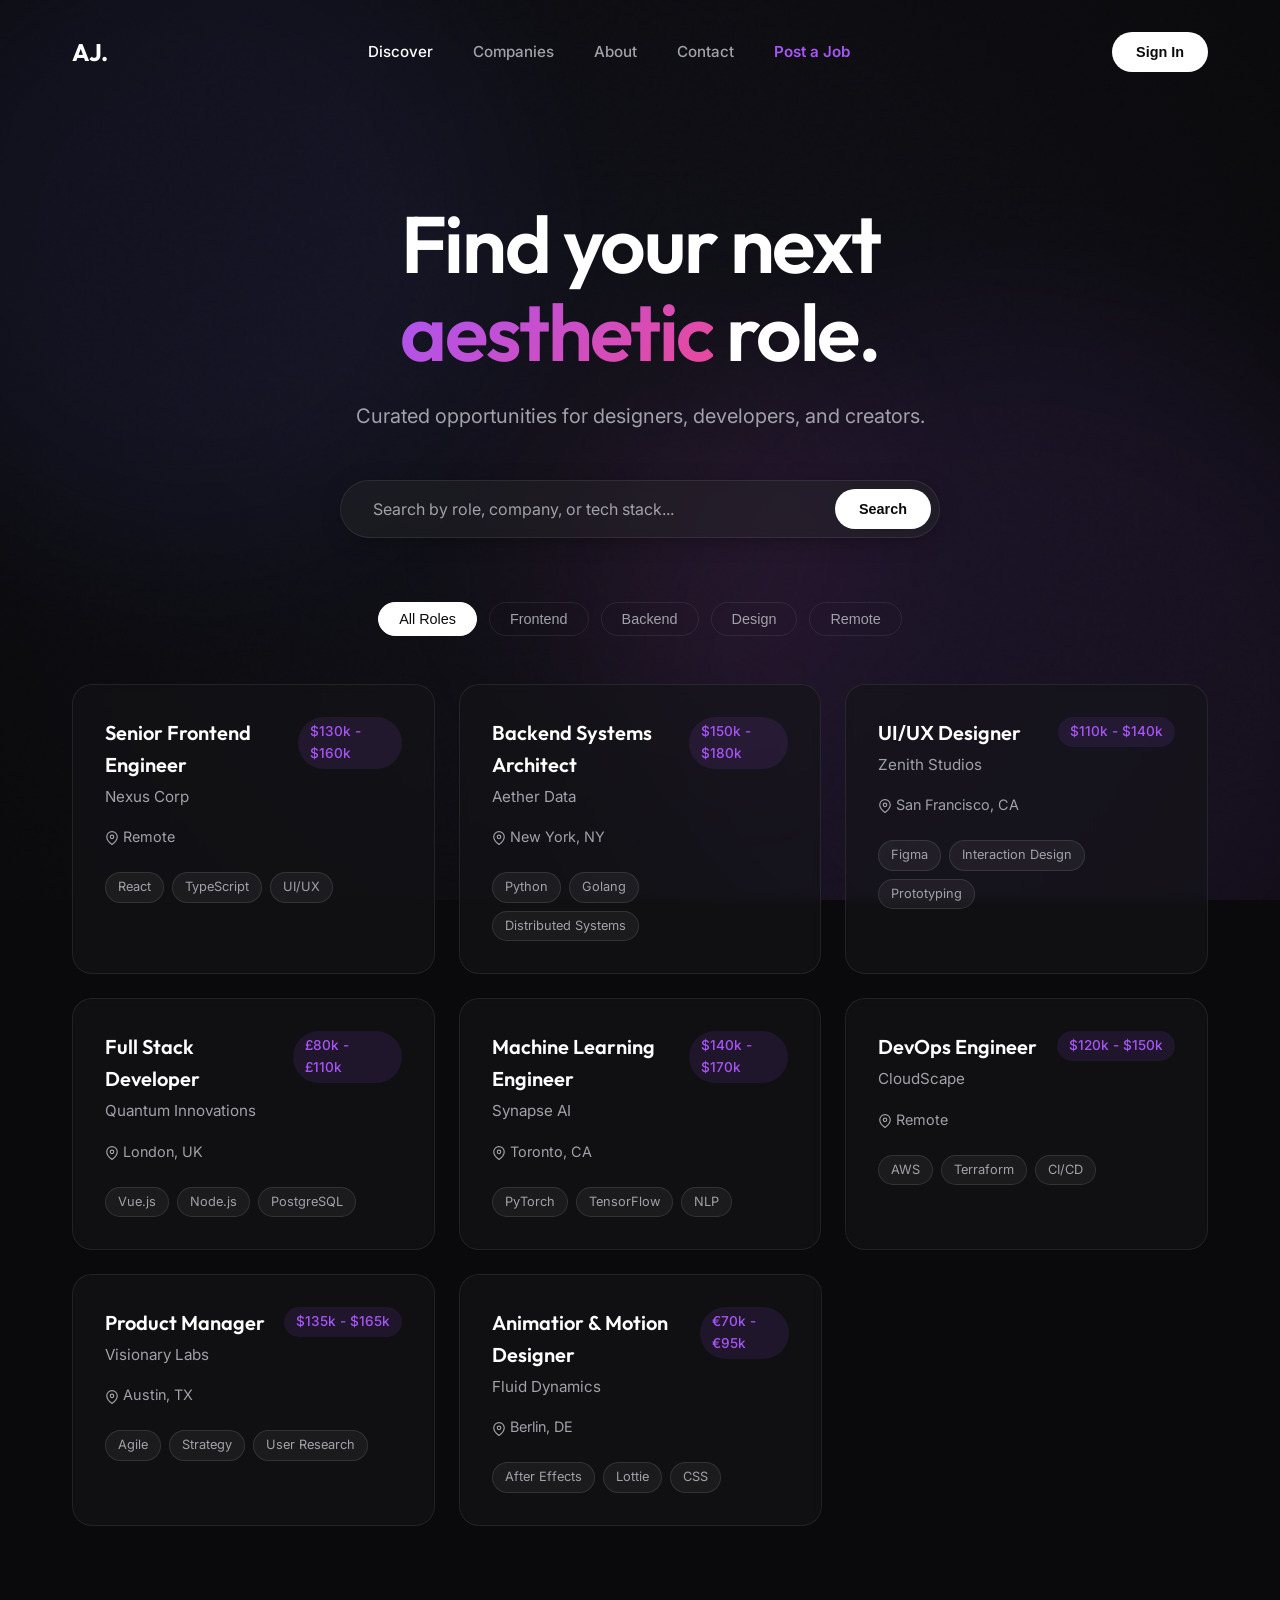
<file: index.html>
<!doctype html>
<html lang="en">
  <head>
    <meta charset="UTF-8" />
    <meta name="viewport" content="width=device-width, initial-scale=1.0" />
    <title>Aesthetic Jobs | Next Gen Opportunities</title>
    <!-- Google Fonts for Modern Typography -->
    <link rel="preconnect" href="https://fonts.googleapis.com" />
    <link rel="preconnect" href="https://fonts.gstatic.com" crossorigin />
    <link
      href="https://fonts.googleapis.com/css2?family=Inter:wght@300;400;500;600;700&family=Outfit:wght@400;500;600;700&display=swap"
      rel="stylesheet"
    />
    <link rel="stylesheet" href="./static/css/styles.css" />
    <link rel="stylesheet" href="./static/css/modal.css">
  </head>
  <body>
    <!-- Animated Background Elements -->
    <div class="background-mesh">
      <div class="blob blob-1"></div>
      <div class="blob blob-2"></div>
      <div class="blob blob-3"></div>
      <div class="noise-overlay"></div>
    </div>

    <div class="app-container">
        <nav class="navbar animate-in">
            <div class="logo"><a href="index.html" style="color: inherit; text-decoration: none;">AJ.</a></div>
            <div class="nav-links">
                <a href="index.html" class="active">Discover</a>
                <a href="companies.html">Companies</a>
                <a href="about.html">About</a>
                <a href="contact.html">Contact</a>
                <a href="post_job.html" class="highlight-link">Post a Job</a>
            </div>
            <button class="btn-primary login-btn">Sign In</button>
        </nav>

      <header class="hero-section">
        <h1 class="hero-title animate-in stagger-1">
          Find your next<br /><span class="highlight">aesthetic</span> role.
        </h1>
        <p class="hero-subtitle animate-in stagger-2">
          Curated opportunities for designers, developers, and creators.
        </p>

        <div class="search-container animate-in stagger-3">
          <input
            type="text"
            placeholder="Search by role, company, or tech stack..."
            class="search-input"
          />
          <button class="btn-primary search-btn">Search</button>
        </div>
      </header>

      <main class="main-content">
        <div class="filters animate-in stagger-4">
          <button class="filter-chip active">All Roles</button>
          <button class="filter-chip">Frontend</button>
          <button class="filter-chip">Backend</button>
          <button class="filter-chip">Design</button>
          <button class="filter-chip">Remote</button>
        </div>

        <div class="jobs-grid" id="jobs-container">
          <!-- Job cards will be injected here by JavaScript -->
          <div class="loading-state">
            <div class="spinner"></div>
            <p>Loading opportunities...</p>
          </div>
        </div>

            <!-- Job Details & Apply Modal -->
            <div class="modal-overlay" id="job-modal">
                <div class="modal-content">
                    <button class="modal-close" id="modal-close">
                        <svg width="24" height="24" viewBox="0 0 24 24" fill="none" stroke="currentColor" stroke-width="2"><line x1="18" y1="6" x2="6" y2="18"></line><line x1="6" y1="6" x2="18" y2="18"></line></svg>
                    </button>
                    
                    <!-- View 1: Job Details -->
                    <div id="modal-view-details" class="modal-view active">
                        <div class="modal-header">
                            <h2 id="modal-job-title" class="job-title" style="font-size: 2rem;"></h2>
                            <p id="modal-job-company" class="job-company" style="font-size: 1.1rem; margin-top: 0.5rem;"></p>
                        </div>
                        <div class="modal-body">
                            <div class="job-meta" style="margin-top: 1rem;">
                                <span id="modal-job-location"></span>
                                <span id="modal-job-salary" class="job-salary"></span>
                            </div>
                            <div id="modal-job-tags" class="job-tags" style="margin-bottom: 2rem;"></div>
                            
                            <h3 style="margin-bottom: 1rem; font-family: var(--font-heading);">About the Role</h3>
                            <p id="modal-job-description" style="color: var(--text-secondary); margin-bottom: 2rem;"></p>
                            
                            <h3 style="margin-bottom: 1rem; font-family: var(--font-heading);">Requirements</h3>
                            <ul id="modal-job-requirements" class="requirements-list"></ul>
                        </div>
                        <div class="modal-footer">
                            <button class="btn-primary w-full" id="btn-start-apply">Apply for this Role</button>
                        </div>
                    </div>

                    <!-- View 2: Apply Form -->
                    <div id="modal-view-apply" class="modal-view">
                        <div class="modal-header">
                            <button class="btn-back" id="btn-back-details">
                                <svg width="20" height="20" viewBox="0 0 24 24" fill="none" stroke="currentColor" stroke-width="2"><line x1="19" y1="12" x2="5" y2="12"></line><polyline points="12 19 5 12 12 5"></polyline></svg> Back to Details
                            </button>
                            <h2 class="job-title" style="margin-top: 1rem;">Submit Application</h2>
                            <p style="color: var(--text-secondary); font-size: 0.9rem;">Applying for: <span id="apply-job-title-display" style="color: var(--text-primary);"></span></p>
                        </div>
                        <div class="modal-body">
                            <form id="apply-form" class="aesthetic-form">
                                <input type="hidden" id="apply-job-id">
                                
                                <div class="form-group">
                                    <label>Full Name <span class="required">*</span></label>
                                    <input type="text" id="apply-name" required placeholder="Jane Doe">
                                </div>
                                
                                <div class="form-group">
                                    <label>Email Address <span class="required">*</span></label>
                                    <input type="email" id="apply-email" required placeholder="jane@example.com">
                                </div>
                                
                                <div class="form-group">
                                    <label>Portfolio / LinkedIn URL</label>
                                    <input type="url" id="apply-portfolio" placeholder="https://...">
                                </div>
                                
                                <div class="form-group">
                                    <label>Cover Letter (Optional)</label>
                                    <textarea id="apply-cover" rows="4" placeholder="Why are you a great fit for this role?"></textarea>
                                </div>
                                
                                <button type="submit" class="btn-primary w-full" id="btn-submit-apply">
                                    <span>Submit Application</span>
                                    <div class="spinner-small" style="display: none;"></div>
                                </button>
                            </form>
                            <div id="apply-success-msg" class="success-message" style="display: none;">
                                <svg width="48" height="48" viewBox="0 0 24 24" fill="none" stroke="#a855f7" stroke-width="2"><path d="M22 11.08V12a10 10 0 1 1-5.93-9.14"></path><polyline points="22 4 12 14.01 9 11.01"></polyline></svg>
                                <h3>Application Sent!</h3>
                                <p>We'll be in touch soon.</p>
                                <button class="btn-secondary w-full" style="margin-top: 2rem;" id="btn-close-success">Close</button>
                            </div>
                        </div>
                    </div>
                </div>
            </div>

            <!-- Login Modal -->
            <div class="modal-overlay" id="login-modal">
                <div class="modal-content" style="max-width: 450px;">
                    <button class="modal-close" id="login-modal-close">
                        <svg width="24" height="24" viewBox="0 0 24 24" fill="none" stroke="currentColor" stroke-width="2"><line x1="18" y1="6" x2="6" y2="18"></line><line x1="6" y1="6" x2="18" y2="18"></line></svg>
                    </button>
                    
                    <div id="login-view-form" class="modal-view active">
                        <div class="modal-header" style="text-align: center;">
                            <h2 class="job-title" style="font-size: 2rem; margin-bottom: 0.5rem;">Welcome Back</h2>
                            <p style="color: var(--text-secondary);">Sign in to your Aesthetic account.</p>
                        </div>
                        <div class="modal-body">
                            <form id="login-form" class="aesthetic-form">
                                <div class="form-group">
                                    <label>Email <span class="required">*</span></label>
                                    <input type="email" id="login-email" required placeholder="hello@example.com">
                                </div>
                                
                                <div class="form-group">
                                    <label>Password <span class="required">*</span></label>
                                    <input type="password" id="login-password" required placeholder="••••••••">
                                </div>
                                
                                <button type="submit" class="btn-primary w-full" id="btn-submit-login" style="margin-top: 1rem;">
                                    <span>Sign In</span>
                                    <div class="spinner-small" style="display: none;"></div>
                                </button>
                            </form>
                        </div>
                    </div>

                    <div id="login-view-success" class="modal-view">
                         <div class="modal-body" style="text-align: center; padding: 2rem 0;">
                            <div class="success-message" style="display: block; background: transparent; border: none;">
                                <svg width="48" height="48" viewBox="0 0 24 24" fill="none" stroke="#a855f7" stroke-width="2" style="margin: 0 auto 1rem;"><path d="M22 11.08V12a10 10 0 1 1-5.93-9.14"></path><polyline points="22 4 12 14.01 9 11.01"></polyline></svg>
                                <h3>Authenticated</h3>
                                <p style="color: var(--text-secondary)">Welcome back, <span id="auth-user-name" style="color: var(--text-primary); font-weight: 500;"></span></p>
                            </div>
                        </div>
                    </div>
                </div>
            </div>

      </main>
    </div>

    <script src="./static/js/app.js"></script>
  </body>
</html>
</file>
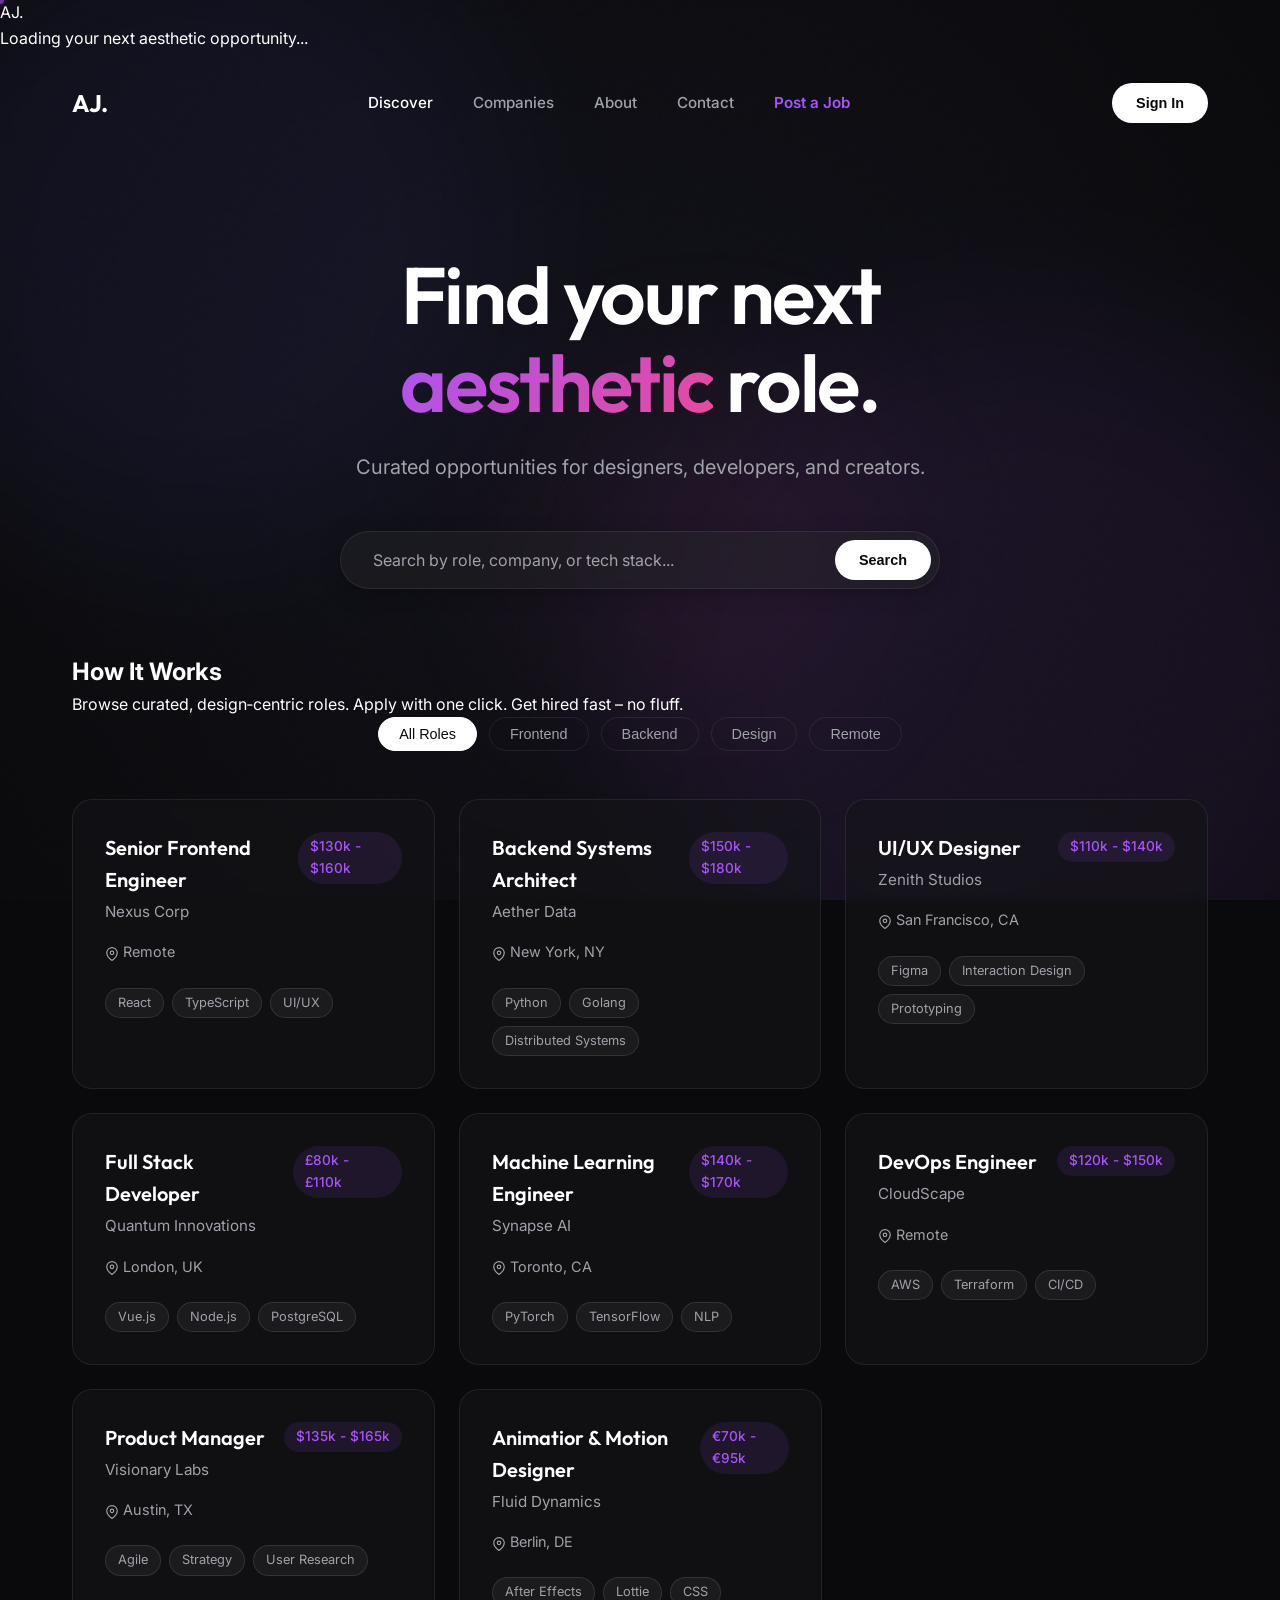
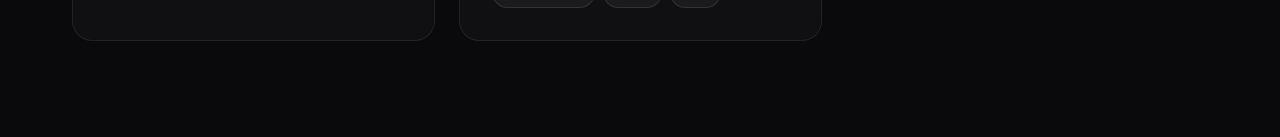
<file: templates/index.html>
<!doctype html>
<html lang="en">
  <head>
    <meta charset="UTF-8" />
    <meta name="viewport" content="width=device-width, initial-scale=1.0" />
    <title>Aesthetic Jobs | Next Gen Opportunities</title>
    <!-- Google Fonts for Modern Typography -->
    <link rel="preconnect" href="https://fonts.googleapis.com" />
    <link rel="preconnect" href="https://fonts.gstatic.com" crossorigin />
    <link
      href="https://fonts.googleapis.com/css2?family=Inter:wght@300;400;500;600;700&family=Outfit:wght@400;500;600;700&display=swap"
      rel="stylesheet"
    />
    <link rel="stylesheet" href="/static/css/styles.css" />
    <link rel="stylesheet" href="/static/css/modal.css">
  </head>
  <body>
    <!-- Full‑screen Loader Overlay -->
    <div id="loader-overlay" class="loader-overlay">
        <div class="loader-content">
            <div class="loader-logo">AJ.</div>
            <div class="loader-dots">
                <div class="dot"></div>
                <div class="dot"></div>
                <div class="dot"></div>
            </div>
            <p class="loader-text">Loading your next aesthetic opportunity...</p>
        </div>
    </div>

    <!-- Animated Background Elements -->
    <div class="background-mesh">
      <div class="blob blob-1"></div>
      <div class="blob blob-2"></div>
      <div class="blob blob-3"></div>
      <div class="noise-overlay"></div>
    </div>

        <!-- Custom cursor and trail -->
        <div class="cursor-trail" id="cursor-trail"></div>
        <div class="custom-cursor" id="custom-cursor" aria-hidden="true"></div>

    <div class="app-container">
        <nav class="navbar animate-in">
            <div class="logo"><a href="/" style="color: inherit; text-decoration: none;">AJ.</a></div>
            <div class="nav-links">
                <a href="/" class="active">Discover</a>
                <a href="/companies">Companies</a>
                <a href="/about">About</a>
                <a href="/contact">Contact</a>
                <a href="/post-job" class="highlight-link">Post a Job</a>
            </div>
            <button class="btn-primary login-btn">Sign In</button>
        </nav>

      <header class="hero-section">
        <h1 class="hero-title animate-in stagger-1">
          Find your next<br /><span class="highlight">aesthetic</span> role.
        </h1>
        <p class="hero-subtitle animate-in stagger-2">
          Curated opportunities for designers, developers, and creators.
        </p>

        <div class="search-container animate-in stagger-3">
          <input
            type="text"
            placeholder="Search by role, company, or tech stack..."
            class="search-input"
          />
          <button class="btn-primary search-btn">Search</button>
        </div>
      </header>

      <!-- Additional informational sections -->
      <section class="info-section animate-in stagger-5" id="how-it-works">
        <h2>How It Works</h2>
        <p>Browse curated, design‑centric roles. Apply with one click. Get hired fast – no fluff.</p>
      </section>


      <main class="main-content">
        <div class="filters animate-in stagger-4">
          <button class="filter-chip active">All Roles</button>
          <button class="filter-chip">Frontend</button>
          <button class="filter-chip">Backend</button>
          <button class="filter-chip">Design</button>
          <button class="filter-chip">Remote</button>
        </div>

        <div class="jobs-grid" id="jobs-container">
          <!-- Job cards will be injected here by JavaScript -->
          <div class="loading-state">
            <div class="spinner"></div>
            <p>Loading opportunities...</p>
          </div>
        </div>

            <!-- Job Details & Apply Modal -->
            <div class="modal-overlay" id="job-modal">
                <div class="modal-content">
                    <button class="modal-close" id="modal-close">
                        <svg width="24" height="24" viewBox="0 0 24 24" fill="none" stroke="currentColor" stroke-width="2"><line x1="18" y1="6" x2="6" y2="18"></line><line x1="6" y1="6" x2="18" y2="18"></line></svg>
                    </button>
                    
                    <!-- View 1: Job Details -->
                    <div id="modal-view-details" class="modal-view active">
                        <div class="modal-header">
                            <h2 id="modal-job-title" class="job-title" style="font-size: 2rem;"></h2>
                            <p id="modal-job-company" class="job-company" style="font-size: 1.1rem; margin-top: 0.5rem;"></p>
                        </div>
                        <div class="modal-body">
                            <div class="job-meta" style="margin-top: 1rem;">
                                <span id="modal-job-location"></span>
                                <span id="modal-job-salary" class="job-salary"></span>
                            </div>
                            <div id="modal-job-tags" class="job-tags" style="margin-bottom: 2rem;"></div>
                            
                            <h3 style="margin-bottom: 1rem; font-family: var(--font-heading);">About the Role</h3>
                            <p id="modal-job-description" style="color: var(--text-secondary); margin-bottom: 2rem;"></p>
                            
                            <h3 style="margin-bottom: 1rem; font-family: var(--font-heading);">Requirements</h3>
                            <ul id="modal-job-requirements" class="requirements-list"></ul>
                        </div>
                        <div class="modal-footer">
                            <button class="btn-primary w-full" id="btn-start-apply">Apply for this Role</button>
                        </div>
                    </div>

                    <!-- View 2: Apply Form -->
                    <div id="modal-view-apply" class="modal-view">
                        <div class="modal-header">
                            <button class="btn-back" id="btn-back-details">
                                <svg width="20" height="20" viewBox="0 0 24 24" fill="none" stroke="currentColor" stroke-width="2"><line x1="19" y1="12" x2="5" y2="12"></line><polyline points="12 19 5 12 12 5"></polyline></svg> Back to Details
                            </button>
                            <h2 class="job-title" style="margin-top: 1rem;">Submit Application</h2>
                            <p style="color: var(--text-secondary); font-size: 0.9rem;">Applying for: <span id="apply-job-title-display" style="color: var(--text-primary);"></span></p>
                        </div>
                        <div class="modal-body">
                            <form id="apply-form" class="aesthetic-form">
                                <input type="hidden" id="apply-job-id">
                                
                                <div class="form-group">
                                    <label>Full Name <span class="required">*</span></label>
                                    <input type="text" id="apply-name" required placeholder="Jane Doe">
                                </div>
                                
                                <div class="form-group">
                                    <label>Email Address <span class="required">*</span></label>
                                    <input type="email" id="apply-email" required placeholder="jane@example.com">
                                </div>
                                
                                <div class="form-group">
                                    <label>Portfolio / LinkedIn URL</label>
                                    <input type="url" id="apply-portfolio" placeholder="https://...">
                                </div>
                                
                                <div class="form-group">
                                    <label>Cover Letter (Optional)</label>
                                    <textarea id="apply-cover" rows="4" placeholder="Why are you a great fit for this role?"></textarea>
                                </div>
                                
                                <button type="submit" class="btn-primary w-full" id="btn-submit-apply">
                                    <span>Submit Application</span>
                                    <div class="spinner-small" style="display: none;"></div>
                                </button>
                            </form>
                            <div id="apply-success-msg" class="success-message" style="display: none;">
                                <svg width="48" height="48" viewBox="0 0 24 24" fill="none" stroke="#a855f7" stroke-width="2"><path d="M22 11.08V12a10 10 0 1 1-5.93-9.14"></path><polyline points="22 4 12 14.01 9 11.01"></polyline></svg>
                                <h3>Application Sent!</h3>
                                <p>We'll be in touch soon.</p>
                                <button class="btn-secondary w-full" style="margin-top: 2rem;" id="btn-close-success">Close</button>
                            </div>
                        </div>
                    </div>
                </div>
            </div>

            <!-- Login Modal -->
            <div class="modal-overlay" id="login-modal">
                <div class="modal-content" style="max-width: 450px;">
                    <button class="modal-close" id="login-modal-close">
                        <svg width="24" height="24" viewBox="0 0 24 24" fill="none" stroke="currentColor" stroke-width="2"><line x1="18" y1="6" x2="6" y2="18"></line><line x1="6" y1="6" x2="18" y2="18"></line></svg>
                    </button>
                    
                    <div id="login-view-form" class="modal-view active">
                        <div class="modal-header" style="text-align: center;">
                            <h2 class="job-title" style="font-size: 2rem; margin-bottom: 0.5rem;">Welcome Back</h2>
                            <p style="color: var(--text-secondary);">Sign in to your Aesthetic account.</p>
                        </div>
                        <div class="modal-body">
                            <form id="login-form" class="aesthetic-form">
                                <div class="form-group">
                                    <label>Email <span class="required">*</span></label>
                                    <input type="email" id="login-email" required placeholder="hello@example.com">
                                </div>
                                
                                <div class="form-group">
                                    <label>Password <span class="required">*</span></label>
                                    <input type="password" id="login-password" required placeholder="••••••••">
                                </div>
                                
                                <button type="submit" class="btn-primary w-full" id="btn-submit-login" style="margin-top: 1rem;">
                                    <span>Sign In</span>
                                    <div class="spinner-small" style="display: none;"></div>
                                </button>
                            </form>
                        </div>
                    </div>

                    <div id="login-view-success" class="modal-view">
                         <div class="modal-body" style="text-align: center; padding: 2rem 0;">
                            <div class="success-message" style="display: block; background: transparent; border: none;">
                                <svg width="48" height="48" viewBox="0 0 24 24" fill="none" stroke="#a855f7" stroke-width="2" style="margin: 0 auto 1rem;"><path d="M22 11.08V12a10 10 0 1 1-5.93-9.14"></path><polyline points="22 4 12 14.01 9 11.01"></polyline></svg>
                                <h3>Authenticated</h3>
                                <p style="color: var(--text-secondary)">Welcome back, <span id="auth-user-name" style="color: var(--text-primary); font-weight: 500;"></span></p>
                            </div>
                        </div>
                    </div>
                </div>
            </div>

      </main>
    </div>

        <script src="/static/js/app.js"></script>
  </body>
</html>
</file>
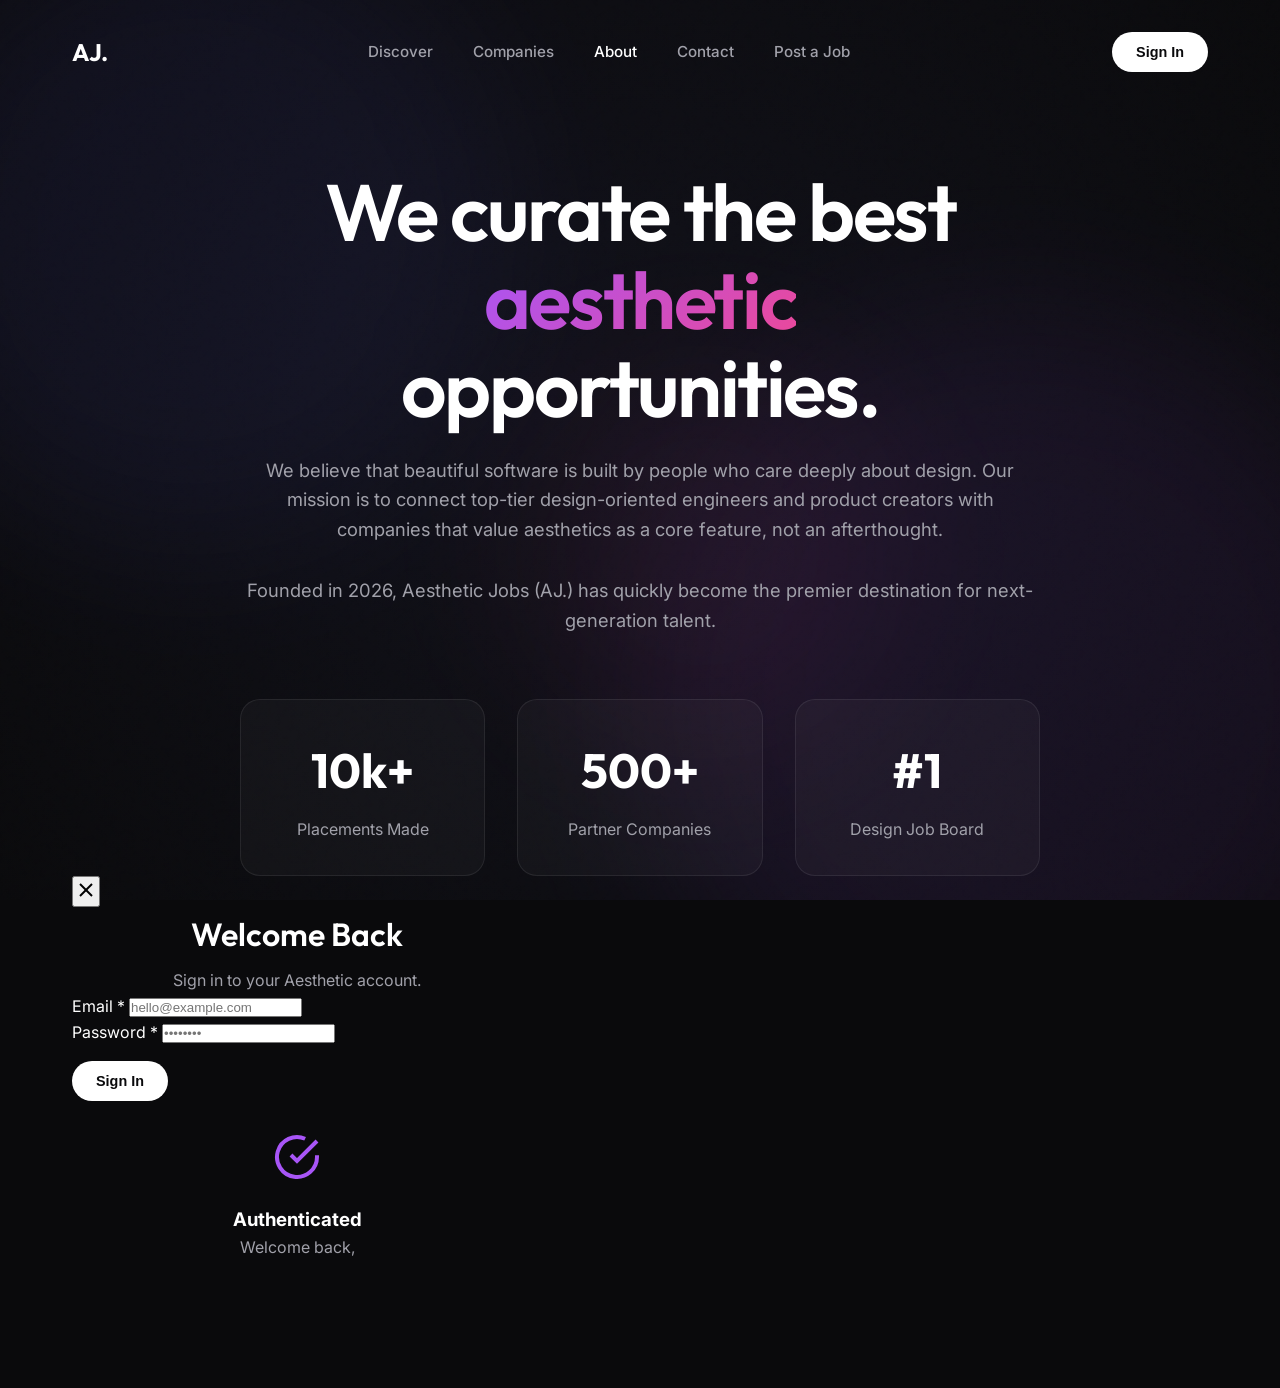
<file: about.html>
<!DOCTYPE html>
<html lang="en">
<head>
    <meta charset="UTF-8">
    <meta name="viewport" content="width=device-width, initial-scale=1.0">
    <title>About Us | Aesthetic Jobs</title>
    <link href="https://fonts.googleapis.com/css2?family=Inter:wght@300;400;500;600;700&family=Outfit:wght@400;500;600;700&display=swap" rel="stylesheet">
    <link rel="stylesheet" href="./static/css/styles.css">
    <style>
        .about-content {
            max-width: 800px;
            margin: 0 auto;
            text-align: center;
            padding-top: 4rem;
        }
        .about-text {
            color: var(--text-secondary);
            font-size: 1.15rem;
            margin-bottom: 2rem;
        }
        .stat-grid {
            display: grid;
            grid-template-columns: repeat(3, 1fr);
            gap: 2rem;
            margin-top: 4rem;
        }
        .stat-card {
            background: var(--card-bg);
            border: 1px solid var(--card-border);
            padding: 2rem;
            border-radius: 20px;
            backdrop-filter: blur(12px);
            transition: transform var(--transition-fast);
        }
        .stat-card:hover {
            transform: translateY(-5px);
        }
        .stat-number {
            font-family: var(--font-heading);
            font-size: 3rem;
            font-weight: 700;
            color: var(--text-primary);
            margin-bottom: 0.5rem;
        }
    </style>
</head>
<body>
    <div class="background-mesh">
        <div class="blob blob-1"></div>
        <div class="blob blob-2"></div>
        <div class="blob blob-3"></div>
        <div class="noise-overlay"></div>
    </div>

    <div class="app-container">
        <nav class="navbar animate-in">
            <div class="logo"><a href="index.html" style="color: inherit; text-decoration: none;">AJ.</a></div>
            <div class="nav-links">
                <a href="index.html">Discover</a>
                <a href="companies.html">Companies</a>
                <a href="about.html" class="active">About</a>
                <a href="contact.html">Contact</a>
                <a href="post_job.html" class="highlight-link">Post a Job</a>
            </div>
            <button class="btn-primary login-btn">Sign In</button>
        </nav>

        <main class="main-content">
            <div class="about-content">
                <h1 class="hero-title animate-in stagger-1">We curate the best<br><span class="highlight">aesthetic</span> opportunities.</h1>
                <p class="about-text animate-in stagger-2">We believe that beautiful software is built by people who care deeply about design. Our mission is to connect top-tier design-oriented engineers and product creators with companies that value aesthetics as a core feature, not an afterthought.</p>
                <p class="about-text animate-in stagger-3">Founded in 2026, Aesthetic Jobs (AJ.) has quickly become the premier destination for next-generation talent.</p>

                <div class="stat-grid animate-in stagger-4">
                    <div class="stat-card">
                        <div class="stat-number">10k+</div>
                        <div style="color: var(--text-secondary)">Placements Made</div>
                    </div>
                    <div class="stat-card">
                        <div class="stat-number">500+</div>
                        <div style="color: var(--text-secondary)">Partner Companies</div>
                    </div>
                    <div class="stat-card">
                        <div class="stat-number">#1</div>
                        <div style="color: var(--text-secondary)">Design Job Board</div>
                    </div>
                </div>
            </div>
            <!-- Login Modal -->
            <div class="modal-overlay" id="login-modal">
                <div class="modal-content" style="max-width: 450px;">
                    <button class="modal-close" id="login-modal-close">
                        <svg width="24" height="24" viewBox="0 0 24 24" fill="none" stroke="currentColor" stroke-width="2"><line x1="18" y1="6" x2="6" y2="18"></line><line x1="6" y1="6" x2="18" y2="18"></line></svg>
                    </button>
                    
                    <div id="login-view-form" class="modal-view active">
                        <div class="modal-header" style="text-align: center;">
                            <h2 class="job-title" style="font-size: 2rem; margin-bottom: 0.5rem;">Welcome Back</h2>
                            <p style="color: var(--text-secondary);">Sign in to your Aesthetic account.</p>
                        </div>
                        <div class="modal-body">
                            <form id="login-form" class="aesthetic-form">
                                <div class="form-group">
                                    <label>Email <span class="required">*</span></label>
                                    <input type="email" id="login-email" required placeholder="hello@example.com">
                                </div>
                                
                                <div class="form-group">
                                    <label>Password <span class="required">*</span></label>
                                    <input type="password" id="login-password" required placeholder="••••••••">
                                </div>
                                
                                <button type="submit" class="btn-primary w-full" id="btn-submit-login" style="margin-top: 1rem;">
                                    <span>Sign In</span>
                                    <div class="spinner-small" style="display: none;"></div>
                                </button>
                            </form>
                        </div>
                    </div>

                    <div id="login-view-success" class="modal-view">
                         <div class="modal-body" style="text-align: center; padding: 2rem 0;">
                            <div class="success-message" style="display: block; background: transparent; border: none;">
                                <svg width="48" height="48" viewBox="0 0 24 24" fill="none" stroke="#a855f7" stroke-width="2" style="margin: 0 auto 1rem;"><path d="M22 11.08V12a10 10 0 1 1-5.93-9.14"></path><polyline points="22 4 12 14.01 9 11.01"></polyline></svg>
                                <h3>Authenticated</h3>
                                <p style="color: var(--text-secondary)">Welcome back, <span id="auth-user-name" style="color: var(--text-primary); font-weight: 500;"></span></p>
                            </div>
                        </div>
                    </div>
                </div>
            </div>

        </main>
    </div>
    
    <!-- Link the main app.js to handle login logic globally -->
    <script src="./static/js/app.js"></script>
    <script>
        // Minimal script just for blob background movement on static pages
        const blobs = document.querySelectorAll('.blob');
        let ticking = false;
        
        document.addEventListener('mousemove', (e) => {
            if (!ticking) {
                window.requestAnimationFrame(() => {
                    const mouseX = e.clientX / window.innerWidth - 0.5;
                    const mouseY = e.clientY / window.innerHeight - 0.5;
                    blobs.forEach((blob, index) => {
                        const speed = (index + 1) * 20;
                        blob.style.transform = `translate3d(${mouseX * speed}px, ${mouseY * speed}px, 0)`;
                    });
                    ticking = false;
                });
                ticking = true;
            }
        });
    </script>
</body>
</html>
</file>
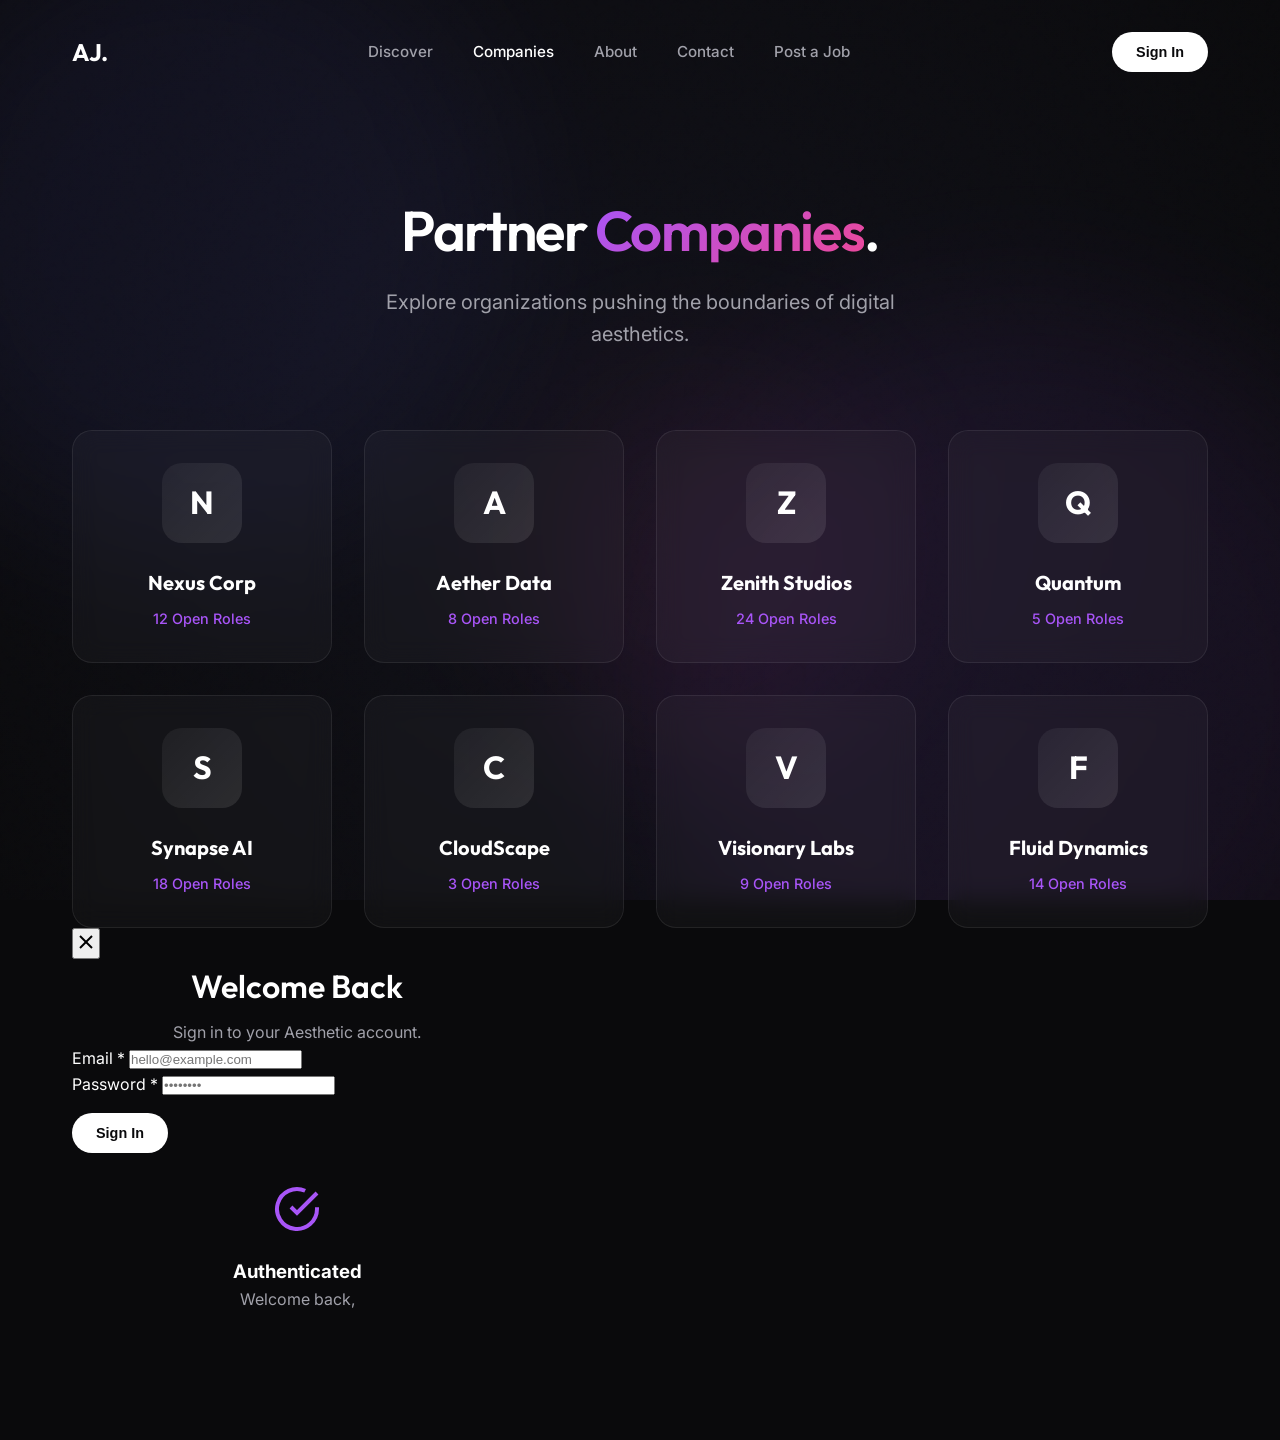
<file: companies.html>
<!DOCTYPE html>
<html lang="en">
<head>
    <meta charset="UTF-8">
    <meta name="viewport" content="width=device-width, initial-scale=1.0">
    <title>Top Companies | Aesthetic Jobs</title>
    <link href="https://fonts.googleapis.com/css2?family=Inter:wght@300;400;500;600;700&family=Outfit:wght@400;500;600;700&display=swap" rel="stylesheet">
    <link rel="stylesheet" href="./static/css/styles.css">
    <style>
        .companies-grid {
            display: grid;
            grid-template-columns: repeat(auto-fill, minmax(250px, 1fr));
            gap: 2rem;
            margin-top: 3rem;
        }
        .company-card {
            background: var(--card-bg);
            border: 1px solid var(--card-border);
            border-radius: 20px;
            padding: 2rem;
            text-align: center;
            backdrop-filter: blur(12px);
            transition: all var(--transition-medium);
            cursor: pointer;
            position: relative;
            overflow: hidden;
        }
        .company-card:hover {
            transform: translateY(-8px);
            border-color: rgba(168, 85, 247, 0.4);
            box-shadow: 0 10px 30px -10px rgba(168, 85, 247, 0.2);
        }
        .company-logo-placeholder {
            width: 80px;
            height: 80px;
            background: linear-gradient(135deg, rgba(255,255,255,0.05), rgba(255,255,255,0.1));
            border-radius: 20px;
            margin: 0 auto 1.5rem auto;
            display: flex;
            justify-content: center;
            align-items: center;
            font-family: var(--font-heading);
            font-size: 2rem;
            font-weight: 700;
            color: var(--text-primary);
        }
        .company-name {
            font-family: var(--font-heading);
            font-size: 1.25rem;
            margin-bottom: 0.5rem;
        }
        .open-positions {
            color: #a855f7;
            font-size: 0.9rem;
            font-weight: 500;
        }
    </style>
</head>
<body>
    <div class="background-mesh">
        <div class="blob blob-1"></div>
        <div class="blob blob-2"></div>
        <div class="blob blob-3"></div>
        <div class="noise-overlay"></div>
    </div>

    <div class="app-container">
        <nav class="navbar animate-in">
            <div class="logo"><a href="index.html" style="color: inherit; text-decoration: none;">AJ.</a></div>
            <div class="nav-links">
                <a href="index.html">Discover</a>
                <a href="companies.html" class="active">Companies</a>
                <a href="about.html">About</a>
                <a href="contact.html">Contact</a>
                <a href="post_job.html" class="highlight-link">Post a Job</a>
            </div>
            <button class="btn-primary login-btn">Sign In</button>
        </nav>

        <main class="main-content">
            <header class="hero-section" style="padding-bottom: 2rem;">
                <h1 class="hero-title animate-in stagger-1" style="font-size: 3.5rem;">Partner <span class="highlight">Companies</span>.</h1>
                <p class="hero-subtitle animate-in stagger-2" style="margin-bottom: 0;">Explore organizations pushing the boundaries of digital aesthetics.</p>
            </header>

            <div class="companies-grid" id="companies-grid">
                <!-- Javascript will inject mock companies here -->
            </div>
            <!-- Login Modal -->
            <div class="modal-overlay" id="login-modal">
                <div class="modal-content" style="max-width: 450px;">
                    <button class="modal-close" id="login-modal-close">
                        <svg width="24" height="24" viewBox="0 0 24 24" fill="none" stroke="currentColor" stroke-width="2"><line x1="18" y1="6" x2="6" y2="18"></line><line x1="6" y1="6" x2="18" y2="18"></line></svg>
                    </button>
                    
                    <div id="login-view-form" class="modal-view active">
                        <div class="modal-header" style="text-align: center;">
                            <h2 class="job-title" style="font-size: 2rem; margin-bottom: 0.5rem;">Welcome Back</h2>
                            <p style="color: var(--text-secondary);">Sign in to your Aesthetic account.</p>
                        </div>
                        <div class="modal-body">
                            <form id="login-form" class="aesthetic-form">
                                <div class="form-group">
                                    <label>Email <span class="required">*</span></label>
                                    <input type="email" id="login-email" required placeholder="hello@example.com">
                                </div>
                                
                                <div class="form-group">
                                    <label>Password <span class="required">*</span></label>
                                    <input type="password" id="login-password" required placeholder="••••••••">
                                </div>
                                
                                <button type="submit" class="btn-primary w-full" id="btn-submit-login" style="margin-top: 1rem;">
                                    <span>Sign In</span>
                                    <div class="spinner-small" style="display: none;"></div>
                                </button>
                            </form>
                        </div>
                    </div>

                    <div id="login-view-success" class="modal-view">
                         <div class="modal-body" style="text-align: center; padding: 2rem 0;">
                            <div class="success-message" style="display: block; background: transparent; border: none;">
                                <svg width="48" height="48" viewBox="0 0 24 24" fill="none" stroke="#a855f7" stroke-width="2" style="margin: 0 auto 1rem;"><path d="M22 11.08V12a10 10 0 1 1-5.93-9.14"></path><polyline points="22 4 12 14.01 9 11.01"></polyline></svg>
                                <h3>Authenticated</h3>
                                <p style="color: var(--text-secondary)">Welcome back, <span id="auth-user-name" style="color: var(--text-primary); font-weight: 500;"></span></p>
                            </div>
                        </div>
                    </div>
                </div>
            </div>

        </main>
    </div>

    <!-- Link the main app.js to handle login logic globally -->
    <script src="./static/js/app.js"></script>
    <script>
        const blobs = document.querySelectorAll('.blob');
        let backgroundTicking = false;
        
        document.addEventListener('mousemove', (e) => {
            if (!backgroundTicking) {
                window.requestAnimationFrame(() => {
                    const mouseX = e.clientX / window.innerWidth - 0.5;
                    const mouseY = e.clientY / window.innerHeight - 0.5;
                    blobs.forEach((blob, index) => {
                        const speed = (index + 1) * 20;
                        blob.style.transform = `translate3d(${mouseX * speed}px, ${mouseY * speed}px, 0)`;
                    });
                    backgroundTicking = false;
                });
                backgroundTicking = true;
            }
        });

        // Mock Companies Data
        const companies = [
            { name: "Nexus Corp", positions: 12, initial: "N" },
            { name: "Aether Data", positions: 8, initial: "A" },
            { name: "Zenith Studios", positions: 24, initial: "Z" },
            { name: "Quantum", positions: 5, initial: "Q" },
            { name: "Synapse AI", positions: 18, initial: "S" },
            { name: "CloudScape", positions: 3, initial: "C" },
            { name: "Visionary Labs", positions: 9, initial: "V" },
            { name: "Fluid Dynamics", positions: 14, initial: "F" }
        ];

        const grid = document.getElementById('companies-grid');
        companies.forEach((company, index) => {
            const card = document.createElement('div');
            card.className = 'company-card animate-in';
            card.style.animationDelay = `${0.1 + (index * 0.1)}s`;
            
            card.innerHTML = `
                <div class="company-logo-placeholder">${company.initial}</div>
                <h3 class="company-name">${company.name}</h3>
                <div class="open-positions">${company.positions} Open Roles</div>
            `;
            
            // Hover glare tracking
            card.addEventListener('mousemove', e => {
                const rect = card.getBoundingClientRect();
                const x = e.clientX - rect.left;
                const y = e.clientY - rect.top;
                card.style.setProperty('--mouse-x', `${x}px`);
                card.style.setProperty('--mouse-y', `${y}px`);
            });
            
            // Add pseudo-element background purely in javascript via style element to keep HTML clean
            const style = document.createElement('style');
            style.innerHTML = `
                .company-card:nth-child(${index + 1})::before {
                    content: '';
                    position: absolute;
                    top: 0; left: 0; width: 100%; height: 100%;
                    background: radial-gradient(400px circle at var(--mouse-x, 0) var(--mouse-y, 0), rgba(168, 85, 247, 0.15), transparent 40%);
                    z-index: 0; opacity: 0; transition: opacity 0.3s; pointer-events: none;
                }
                .company-card:nth-child(${index + 1}):hover::before { opacity: 1; }
                .company-card:nth-child(${index + 1}) > * { position: relative; z-index: 1; }
            `;
            document.head.appendChild(style);

            grid.appendChild(card);
        });
    </script>
</body>
</html>
</file>
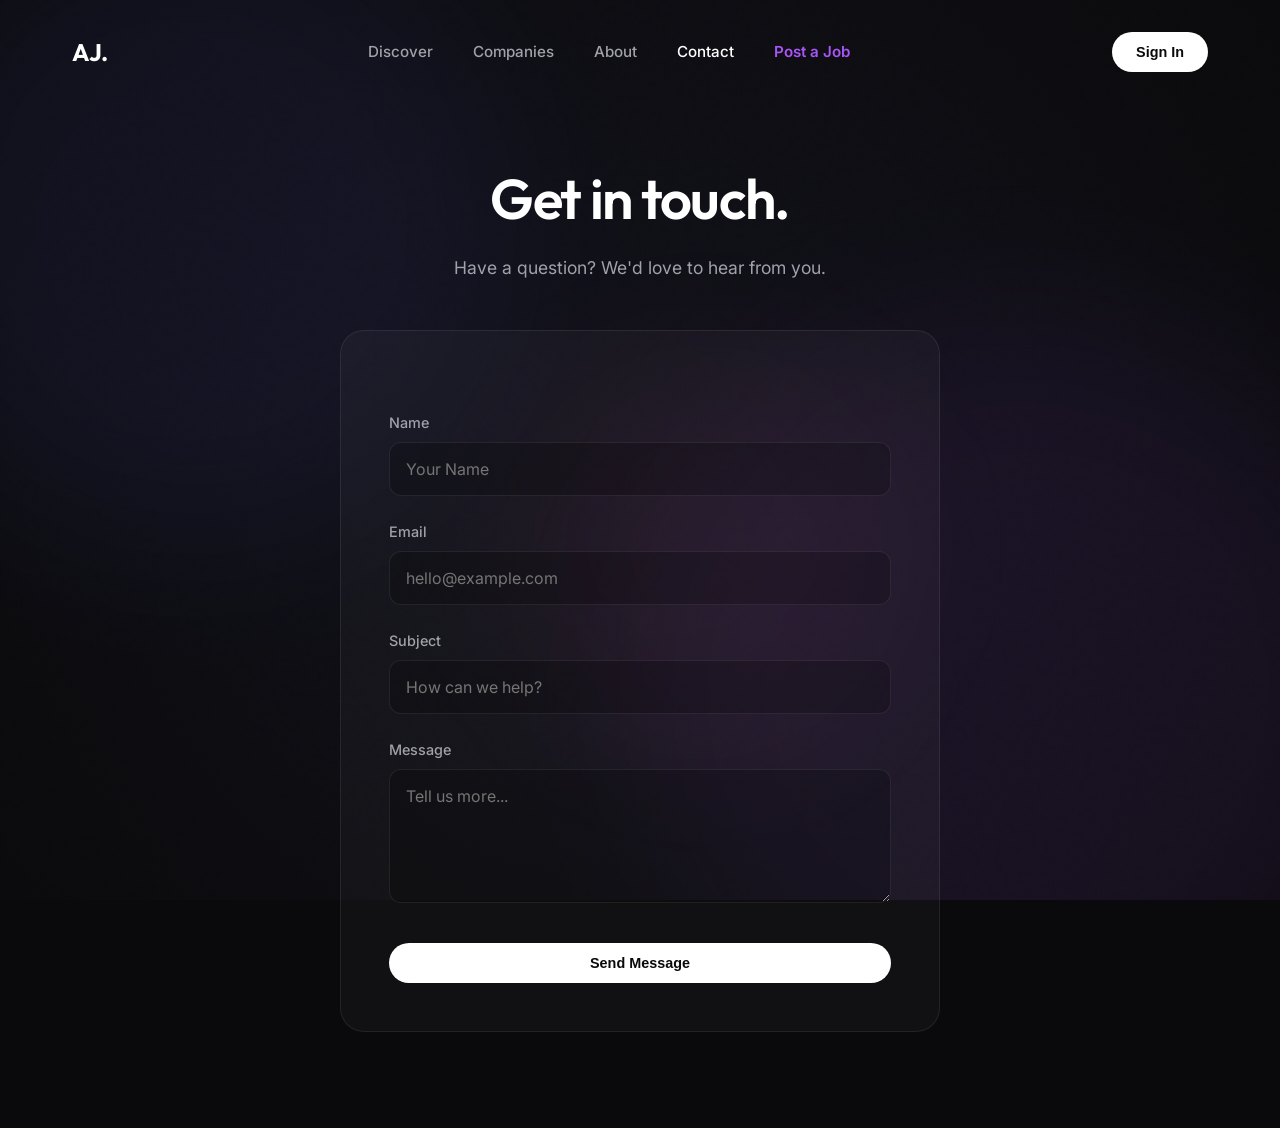
<file: contact.html>
<!DOCTYPE html>
<html lang="en">
<head>
    <meta charset="UTF-8">
    <meta name="viewport" content="width=device-width, initial-scale=1.0">
    <title>Contact Us | Aesthetic Jobs</title>
    <link href="https://fonts.googleapis.com/css2?family=Inter:wght@300;400;500;600;700&family=Outfit:wght@400;500;600;700&display=swap" rel="stylesheet">
    <link rel="stylesheet" href="./static/css/styles.css">
    <link rel="stylesheet" href="./static/css/modal.css">
    <style>
        .contact-container {
            max-width: 600px;
            margin: 0 auto;
            padding-top: 4rem;
        }
        .contact-header {
            text-align: center;
            margin-bottom: 3rem;
        }
        .contact-card {
            background: var(--card-bg);
            border: 1px solid var(--card-border);
            border-radius: 24px;
            padding: 3rem;
            backdrop-filter: blur(12px);
        }
    </style>
</head>
<body>
    <div class="background-mesh">
        <div class="blob blob-1"></div>
        <div class="blob blob-2"></div>
        <div class="blob blob-3"></div>
        <div class="noise-overlay"></div>
    </div>

    <div class="app-container">
        <nav class="navbar animate-in">
            <div class="logo"><a href="index.html" style="color: inherit; text-decoration: none;">AJ.</a></div>
            <div class="nav-links">
                <a href="index.html">Discover</a>
                <a href="companies.html">Companies</a>
                <a href="about.html">About</a>
                <a href="contact.html" class="active">Contact</a>
                <a href="post_job.html" class="highlight-link">Post a Job</a>
            </div>
            <button class="btn-primary login-btn">Sign In</button>
        </nav>

        <main class="main-content">
            <div class="contact-container animate-in stagger-1">
                <div class="contact-header">
                    <h1 class="hero-title" style="font-size: 3.5rem;">Get in touch.</h1>
                    <p style="color: var(--text-secondary); font-size: 1.1rem;">Have a question? We'd love to hear from you.</p>
                </div>
                
                <div class="contact-card">
                    <form class="aesthetic-form" onsubmit="event.preventDefault(); alert('Message sent! We will get back to you shortly.'); this.reset();">
                        <div class="form-group">
                            <label>Name</label>
                            <input type="text" required placeholder="Your Name">
                        </div>
                        <div class="form-group">
                            <label>Email</label>
                            <input type="email" required placeholder="hello@example.com">
                        </div>
                        <div class="form-group">
                            <label>Subject</label>
                            <input type="text" required placeholder="How can we help?">
                        </div>
                        <div class="form-group">
                            <label>Message</label>
                            <textarea rows="5" required placeholder="Tell us more..."></textarea>
                        </div>
                        <button type="submit" class="btn-primary w-full" style="margin-top: 1rem;">Send Message</button>
                    </form>
                </div>
            </div>
            <!-- Login Modal -->
            <div class="modal-overlay" id="login-modal">
                <div class="modal-content" style="max-width: 450px;">
                    <button class="modal-close" id="login-modal-close">
                        <svg width="24" height="24" viewBox="0 0 24 24" fill="none" stroke="currentColor" stroke-width="2"><line x1="18" y1="6" x2="6" y2="18"></line><line x1="6" y1="6" x2="18" y2="18"></line></svg>
                    </button>
                    
                    <div id="login-view-form" class="modal-view active">
                        <div class="modal-header" style="text-align: center;">
                            <h2 class="job-title" style="font-size: 2rem; margin-bottom: 0.5rem;">Welcome Back</h2>
                            <p style="color: var(--text-secondary);">Sign in to your Aesthetic account.</p>
                        </div>
                        <div class="modal-body">
                            <form id="login-form" class="aesthetic-form">
                                <div class="form-group">
                                    <label>Email <span class="required">*</span></label>
                                    <input type="email" id="login-email" required placeholder="hello@example.com">
                                </div>
                                
                                <div class="form-group">
                                    <label>Password <span class="required">*</span></label>
                                    <input type="password" id="login-password" required placeholder="••••••••">
                                </div>
                                
                                <button type="submit" class="btn-primary w-full" id="btn-submit-login" style="margin-top: 1rem;">
                                    <span>Sign In</span>
                                    <div class="spinner-small" style="display: none;"></div>
                                </button>
                            </form>
                        </div>
                    </div>

                    <div id="login-view-success" class="modal-view">
                         <div class="modal-body" style="text-align: center; padding: 2rem 0;">
                            <div class="success-message" style="display: block; background: transparent; border: none;">
                                <svg width="48" height="48" viewBox="0 0 24 24" fill="none" stroke="#a855f7" stroke-width="2" style="margin: 0 auto 1rem;"><path d="M22 11.08V12a10 10 0 1 1-5.93-9.14"></path><polyline points="22 4 12 14.01 9 11.01"></polyline></svg>
                                <h3>Authenticated</h3>
                                <p style="color: var(--text-secondary)">Welcome back, <span id="auth-user-name" style="color: var(--text-primary); font-weight: 500;"></span></p>
                            </div>
                        </div>
                    </div>
                </div>
            </div>

        </main>
    </div>

    <!-- Link the main app.js to handle login logic globally -->
    <script src="./static/js/app.js"></script>
    <script>
        const blobs = document.querySelectorAll('.blob');
        let ticking = false;
        
        document.addEventListener('mousemove', (e) => {
            if (!ticking) {
                window.requestAnimationFrame(() => {
                    const mouseX = e.clientX / window.innerWidth - 0.5;
                    const mouseY = e.clientY / window.innerHeight - 0.5;
                    blobs.forEach((blob, index) => {
                        const speed = (index + 1) * 20;
                        blob.style.transform = `translate3d(${mouseX * speed}px, ${mouseY * speed}px, 0)`;
                    });
                    ticking = false;
                });
                ticking = true;
            }
        });
    </script>
</body>
</html>
</file>
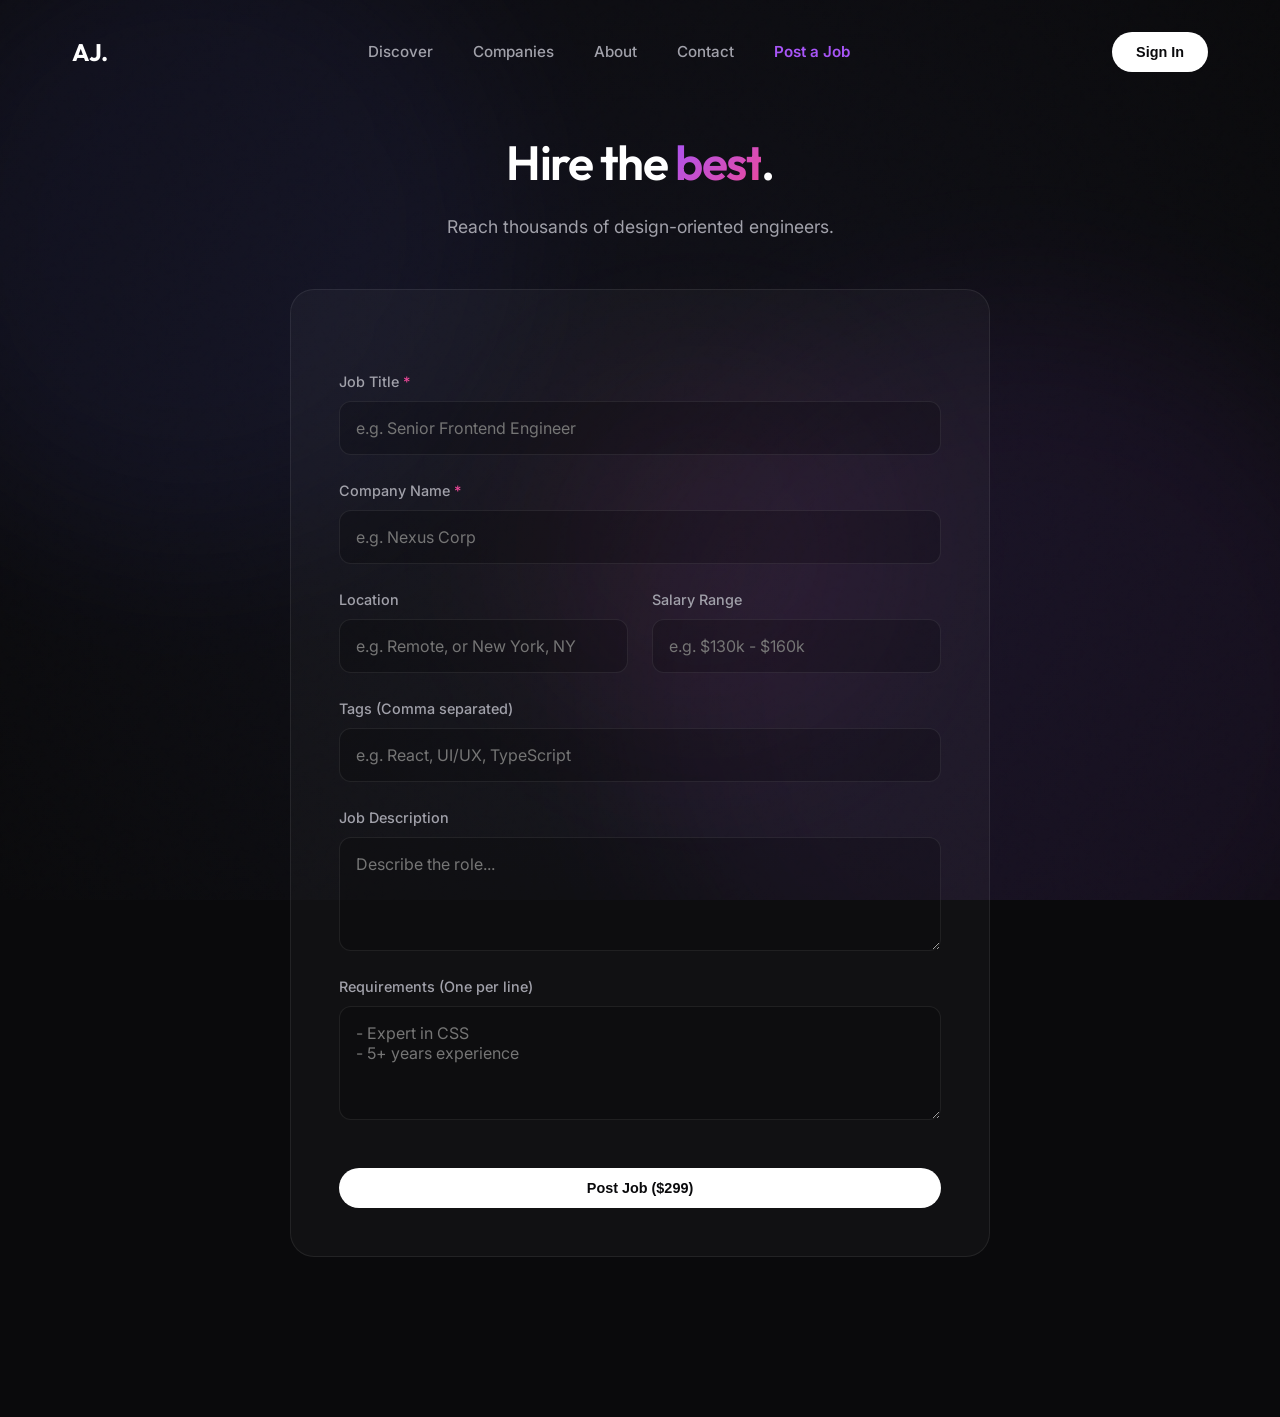
<file: post_job.html>
<!DOCTYPE html>
<html lang="en">
<head>
    <meta charset="UTF-8">
    <meta name="viewport" content="width=device-width, initial-scale=1.0">
    <title>Post a Job | Aesthetic Jobs</title>
    <link href="https://fonts.googleapis.com/css2?family=Inter:wght@300;400;500;600;700&family=Outfit:wght@400;500;600;700&display=swap" rel="stylesheet">
    <link rel="stylesheet" href="./static/css/styles.css">
    <link rel="stylesheet" href="./static/css/modal.css">
    <style>
        .post-container {
            max-width: 700px;
            margin: 0 auto;
            padding-top: 2rem;
        }
        .contact-card {
            background: var(--card-bg);
            border: 1px solid var(--card-border);
            border-radius: 24px;
            padding: 3rem;
            backdrop-filter: blur(12px);
            margin-bottom: 4rem;
        }
    </style>
</head>
<body>
    <div class="background-mesh">
        <div class="blob blob-1"></div>
        <div class="blob blob-2"></div>
        <div class="blob blob-3"></div>
        <div class="noise-overlay"></div>
    </div>

    <div class="app-container">
        <nav class="navbar animate-in">
            <div class="logo"><a href="index.html" style="color: inherit; text-decoration: none;">AJ.</a></div>
            <div class="nav-links">
                <a href="index.html">Discover</a>
                <a href="companies.html">Companies</a>
                <a href="about.html">About</a>
                <a href="contact.html">Contact</a>
                <a href="post_job.html" class="highlight-link active">Post a Job</a>
            </div>
            <button class="btn-primary login-btn">Sign In</button>
        </nav>

        <main class="main-content">
            <div class="post-container animate-in stagger-1">
                <div style="text-align: center; margin-bottom: 3rem;">
                    <h1 class="hero-title" style="font-size: 3rem;">Hire the <span class="highlight">best</span>.</h1>
                    <p style="color: var(--text-secondary); font-size: 1.1rem;">Reach thousands of design-oriented engineers.</p>
                </div>
                
                <div class="contact-card">
                    <form id="post-job-form" class="aesthetic-form">
                        <div class="form-group">
                            <label>Job Title <span class="required">*</span></label>
                            <input type="text" name="title" required placeholder="e.g. Senior Frontend Engineer">
                        </div>
                        <div class="form-group">
                            <label>Company Name <span class="required">*</span></label>
                            <input type="text" name="company" required placeholder="e.g. Nexus Corp">
                        </div>
                        <div style="display: grid; grid-template-columns: 1fr 1fr; gap: 1.5rem;">
                            <div class="form-group">
                                <label>Location</label>
                                <input type="text" name="location" placeholder="e.g. Remote, or New York, NY">
                            </div>
                            <div class="form-group">
                                <label>Salary Range</label>
                                <input type="text" name="salary" placeholder="e.g. $130k - $160k">
                            </div>
                        </div>
                        <div class="form-group">
                            <label>Tags (Comma separated)</label>
                            <input type="text" name="tags" placeholder="e.g. React, UI/UX, TypeScript">
                        </div>
                        <div class="form-group">
                            <label>Job Description</label>
                            <textarea name="description" rows="4" placeholder="Describe the role..."></textarea>
                        </div>
                        <div class="form-group">
                            <label>Requirements (One per line)</label>
                            <textarea name="requirements" rows="4" placeholder="- Expert in CSS&#10;- 5+ years experience"></textarea>
                        </div>
                        <button type="submit" class="btn-primary w-full" id="btn-submit-job" style="margin-top: 1.5rem;">
                            <span>Post Job ($299)</span>
                            <div class="spinner-small" style="display: none;"></div>
                        </button>
                    </form>
                    
                    <div id="post-success-msg" class="success-message" style="display: none;">
                        <svg width="48" height="48" viewBox="0 0 24 24" fill="none" stroke="#a855f7" stroke-width="2"><path d="M22 11.08V12a10 10 0 1 1-5.93-9.14"></path><polyline points="22 4 12 14.01 9 11.01"></polyline></svg>
                        <h3>Job Posted!</h3>
                        <p>Your job listing is now live on the platform.</p>
                        <a href="index.html" class="btn-secondary" style="display: inline-block; margin-top: 2rem; text-decoration: none;">View Listings</a>
                    </div>
                </div>
            </div>
            <!-- Login Modal -->
            <div class="modal-overlay" id="login-modal">
                <div class="modal-content" style="max-width: 450px;">
                    <button class="modal-close" id="login-modal-close">
                        <svg width="24" height="24" viewBox="0 0 24 24" fill="none" stroke="currentColor" stroke-width="2"><line x1="18" y1="6" x2="6" y2="18"></line><line x1="6" y1="6" x2="18" y2="18"></line></svg>
                    </button>
                    
                    <div id="login-view-form" class="modal-view active">
                        <div class="modal-header" style="text-align: center;">
                            <h2 class="job-title" style="font-size: 2rem; margin-bottom: 0.5rem;">Welcome Back</h2>
                            <p style="color: var(--text-secondary);">Sign in to your Aesthetic account.</p>
                        </div>
                        <div class="modal-body">
                            <form id="login-form" class="aesthetic-form">
                                <div class="form-group">
                                    <label>Email <span class="required">*</span></label>
                                    <input type="email" id="login-email" required placeholder="hello@example.com">
                                </div>
                                
                                <div class="form-group">
                                    <label>Password <span class="required">*</span></label>
                                    <input type="password" id="login-password" required placeholder="••••••••">
                                </div>
                                
                                <button type="submit" class="btn-primary w-full" id="btn-submit-login" style="margin-top: 1rem;">
                                    <span>Sign In</span>
                                    <div class="spinner-small" style="display: none;"></div>
                                </button>
                            </form>
                        </div>
                    </div>

                    <div id="login-view-success" class="modal-view">
                         <div class="modal-body" style="text-align: center; padding: 2rem 0;">
                            <div class="success-message" style="display: block; background: transparent; border: none;">
                                <svg width="48" height="48" viewBox="0 0 24 24" fill="none" stroke="#a855f7" stroke-width="2" style="margin: 0 auto 1rem;"><path d="M22 11.08V12a10 10 0 1 1-5.93-9.14"></path><polyline points="22 4 12 14.01 9 11.01"></polyline></svg>
                                <h3>Authenticated</h3>
                                <p style="color: var(--text-secondary)">Welcome back, <span id="auth-user-name" style="color: var(--text-primary); font-weight: 500;"></span></p>
                            </div>
                        </div>
                    </div>
                </div>
            </div>

        </main>
    </div>

    <!-- Link the main app.js to handle login logic globally -->
    <script src="./static/js/app.js"></script>
    <script>
        const blobs = document.querySelectorAll('.blob');
        let ticking = false;
        
        document.addEventListener('mousemove', (e) => {
            if (!ticking) {
                window.requestAnimationFrame(() => {
                    const mouseX = e.clientX / window.innerWidth - 0.5;
                    const mouseY = e.clientY / window.innerHeight - 0.5;
                    blobs.forEach((blob, index) => {
                        const speed = (index + 1) * 20;
                        blob.style.transform = `translate3d(${mouseX * speed}px, ${mouseY * speed}px, 0)`;
                    });
                    ticking = false;
                });
                ticking = true;
            }
        });

        document.getElementById('post-job-form').addEventListener('submit', async (e) => {
            e.preventDefault();
            const form = e.target;
            const btn = document.getElementById('btn-submit-job');
            
            btn.disabled = true;
            btn.querySelector('span').style.display = 'none';
            btn.querySelector('.spinner-small').style.display = 'inline-block';

            const formData = new FormData(form);

            try {
                await new Promise(r => setTimeout(r, 1200)); // aesthetic delay
                if (!(formData.get('title') || '').toString().trim() || !(formData.get('company') || '').toString().trim()) {
                    throw new Error('Missing required fields');
                }
                form.style.display = 'none';
                document.getElementById('post-success-msg').style.display = 'block';
            } catch (err) {
                alert('Connection error');
                btn.disabled = false;
                btn.querySelector('span').style.display = 'inline-block';
                btn.querySelector('.spinner-small').style.display = 'none';
            }
        });
    </script>
</body>
</html>
</file>
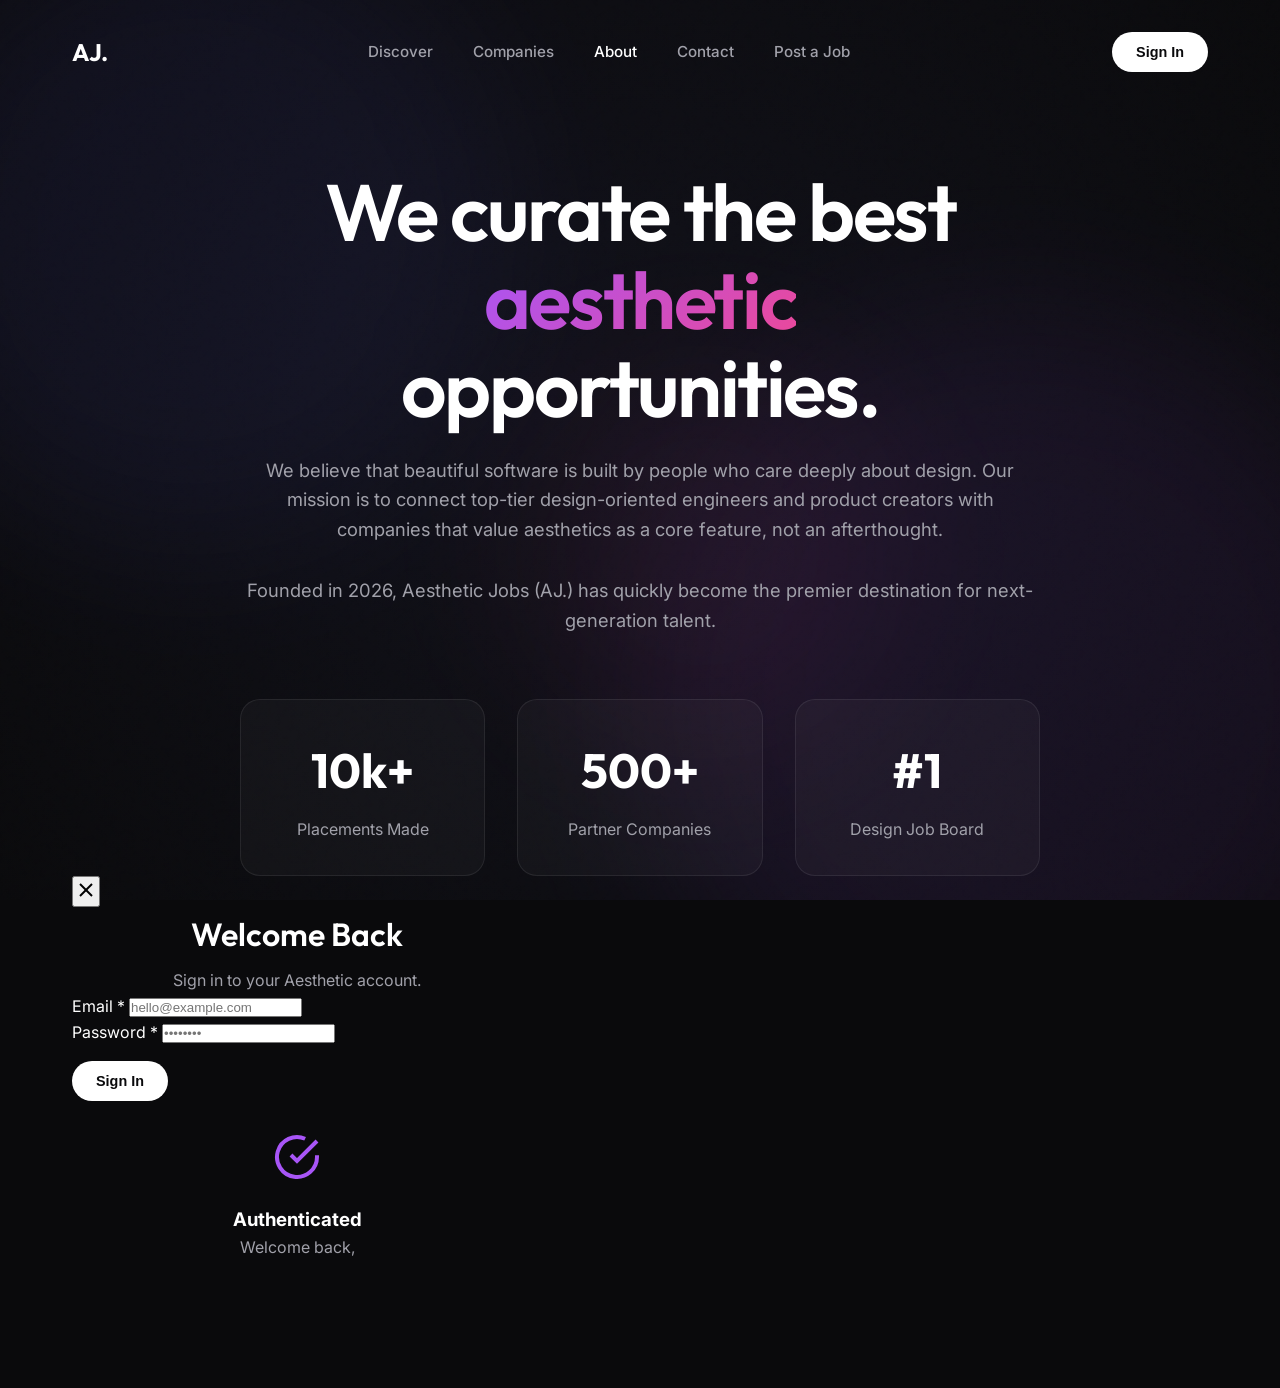
<file: templates/about.html>
<!DOCTYPE html>
<html lang="en">
<head>
    <meta charset="UTF-8">
    <meta name="viewport" content="width=device-width, initial-scale=1.0">
    <title>About Us | Aesthetic Jobs</title>
    <link href="https://fonts.googleapis.com/css2?family=Inter:wght@300;400;500;600;700&family=Outfit:wght@400;500;600;700&display=swap" rel="stylesheet">
    <link rel="stylesheet" href="/static/css/styles.css">
    <style>
        .about-content {
            max-width: 800px;
            margin: 0 auto;
            text-align: center;
            padding-top: 4rem;
        }
        .about-text {
            color: var(--text-secondary);
            font-size: 1.15rem;
            margin-bottom: 2rem;
        }
        .stat-grid {
            display: grid;
            grid-template-columns: repeat(3, 1fr);
            gap: 2rem;
            margin-top: 4rem;
        }
        .stat-card {
            background: var(--card-bg);
            border: 1px solid var(--card-border);
            padding: 2rem;
            border-radius: 20px;
            backdrop-filter: blur(12px);
            transition: transform var(--transition-fast);
        }
        .stat-card:hover {
            transform: translateY(-5px);
        }
        .stat-number {
            font-family: var(--font-heading);
            font-size: 3rem;
            font-weight: 700;
            color: var(--text-primary);
            margin-bottom: 0.5rem;
        }
    </style>
</head>
<body>
    <div class="background-mesh">
        <div class="blob blob-1"></div>
        <div class="blob blob-2"></div>
        <div class="blob blob-3"></div>
        <div class="noise-overlay"></div>
    </div>

    <div class="app-container">
        <nav class="navbar animate-in">
            <div class="logo"><a href="/" style="color: inherit; text-decoration: none;">AJ.</a></div>
            <div class="nav-links">
                <a href="/">Discover</a>
                <a href="/companies">Companies</a>
                <a href="/about" class="active">About</a>
                <a href="/contact">Contact</a>
                <a href="/post-job" class="highlight-link">Post a Job</a>
            </div>
            <button class="btn-primary login-btn">Sign In</button>
        </nav>

        <main class="main-content">
            <div class="about-content">
                <h1 class="hero-title animate-in stagger-1">We curate the best<br><span class="highlight">aesthetic</span> opportunities.</h1>
                <p class="about-text animate-in stagger-2">We believe that beautiful software is built by people who care deeply about design. Our mission is to connect top-tier design-oriented engineers and product creators with companies that value aesthetics as a core feature, not an afterthought.</p>
                <p class="about-text animate-in stagger-3">Founded in 2026, Aesthetic Jobs (AJ.) has quickly become the premier destination for next-generation talent.</p>

                <div class="stat-grid animate-in stagger-4">
                    <div class="stat-card">
                        <div class="stat-number">10k+</div>
                        <div style="color: var(--text-secondary)">Placements Made</div>
                    </div>
                    <div class="stat-card">
                        <div class="stat-number">500+</div>
                        <div style="color: var(--text-secondary)">Partner Companies</div>
                    </div>
                    <div class="stat-card">
                        <div class="stat-number">#1</div>
                        <div style="color: var(--text-secondary)">Design Job Board</div>
                    </div>
                </div>
            </div>
            <!-- Login Modal -->
            <div class="modal-overlay" id="login-modal">
                <div class="modal-content" style="max-width: 450px;">
                    <button class="modal-close" id="login-modal-close">
                        <svg width="24" height="24" viewBox="0 0 24 24" fill="none" stroke="currentColor" stroke-width="2"><line x1="18" y1="6" x2="6" y2="18"></line><line x1="6" y1="6" x2="18" y2="18"></line></svg>
                    </button>
                    
                    <div id="login-view-form" class="modal-view active">
                        <div class="modal-header" style="text-align: center;">
                            <h2 class="job-title" style="font-size: 2rem; margin-bottom: 0.5rem;">Welcome Back</h2>
                            <p style="color: var(--text-secondary);">Sign in to your Aesthetic account.</p>
                        </div>
                        <div class="modal-body">
                            <form id="login-form" class="aesthetic-form">
                                <div class="form-group">
                                    <label>Email <span class="required">*</span></label>
                                    <input type="email" id="login-email" required placeholder="hello@example.com">
                                </div>
                                
                                <div class="form-group">
                                    <label>Password <span class="required">*</span></label>
                                    <input type="password" id="login-password" required placeholder="••••••••">
                                </div>
                                
                                <button type="submit" class="btn-primary w-full" id="btn-submit-login" style="margin-top: 1rem;">
                                    <span>Sign In</span>
                                    <div class="spinner-small" style="display: none;"></div>
                                </button>
                            </form>
                        </div>
                    </div>

                    <div id="login-view-success" class="modal-view">
                         <div class="modal-body" style="text-align: center; padding: 2rem 0;">
                            <div class="success-message" style="display: block; background: transparent; border: none;">
                                <svg width="48" height="48" viewBox="0 0 24 24" fill="none" stroke="#a855f7" stroke-width="2" style="margin: 0 auto 1rem;"><path d="M22 11.08V12a10 10 0 1 1-5.93-9.14"></path><polyline points="22 4 12 14.01 9 11.01"></polyline></svg>
                                <h3>Authenticated</h3>
                                <p style="color: var(--text-secondary)">Welcome back, <span id="auth-user-name" style="color: var(--text-primary); font-weight: 500;"></span></p>
                            </div>
                        </div>
                    </div>
                </div>
            </div>

        </main>
    </div>
    
    <!-- Link the main app.js to handle login logic globally -->
    <script src="/static/js/app.js"></script>
    <script>
        // Minimal script just for blob background movement on static pages
        const blobs = document.querySelectorAll('.blob');
        let ticking = false;
        
        document.addEventListener('mousemove', (e) => {
            if (!ticking) {
                window.requestAnimationFrame(() => {
                    const mouseX = e.clientX / window.innerWidth - 0.5;
                    const mouseY = e.clientY / window.innerHeight - 0.5;
                    blobs.forEach((blob, index) => {
                        const speed = (index + 1) * 20;
                        blob.style.transform = `translate3d(${mouseX * speed}px, ${mouseY * speed}px, 0)`;
                    });
                    ticking = false;
                });
                ticking = true;
            }
        });
    </script>
</body>
</html>
</file>
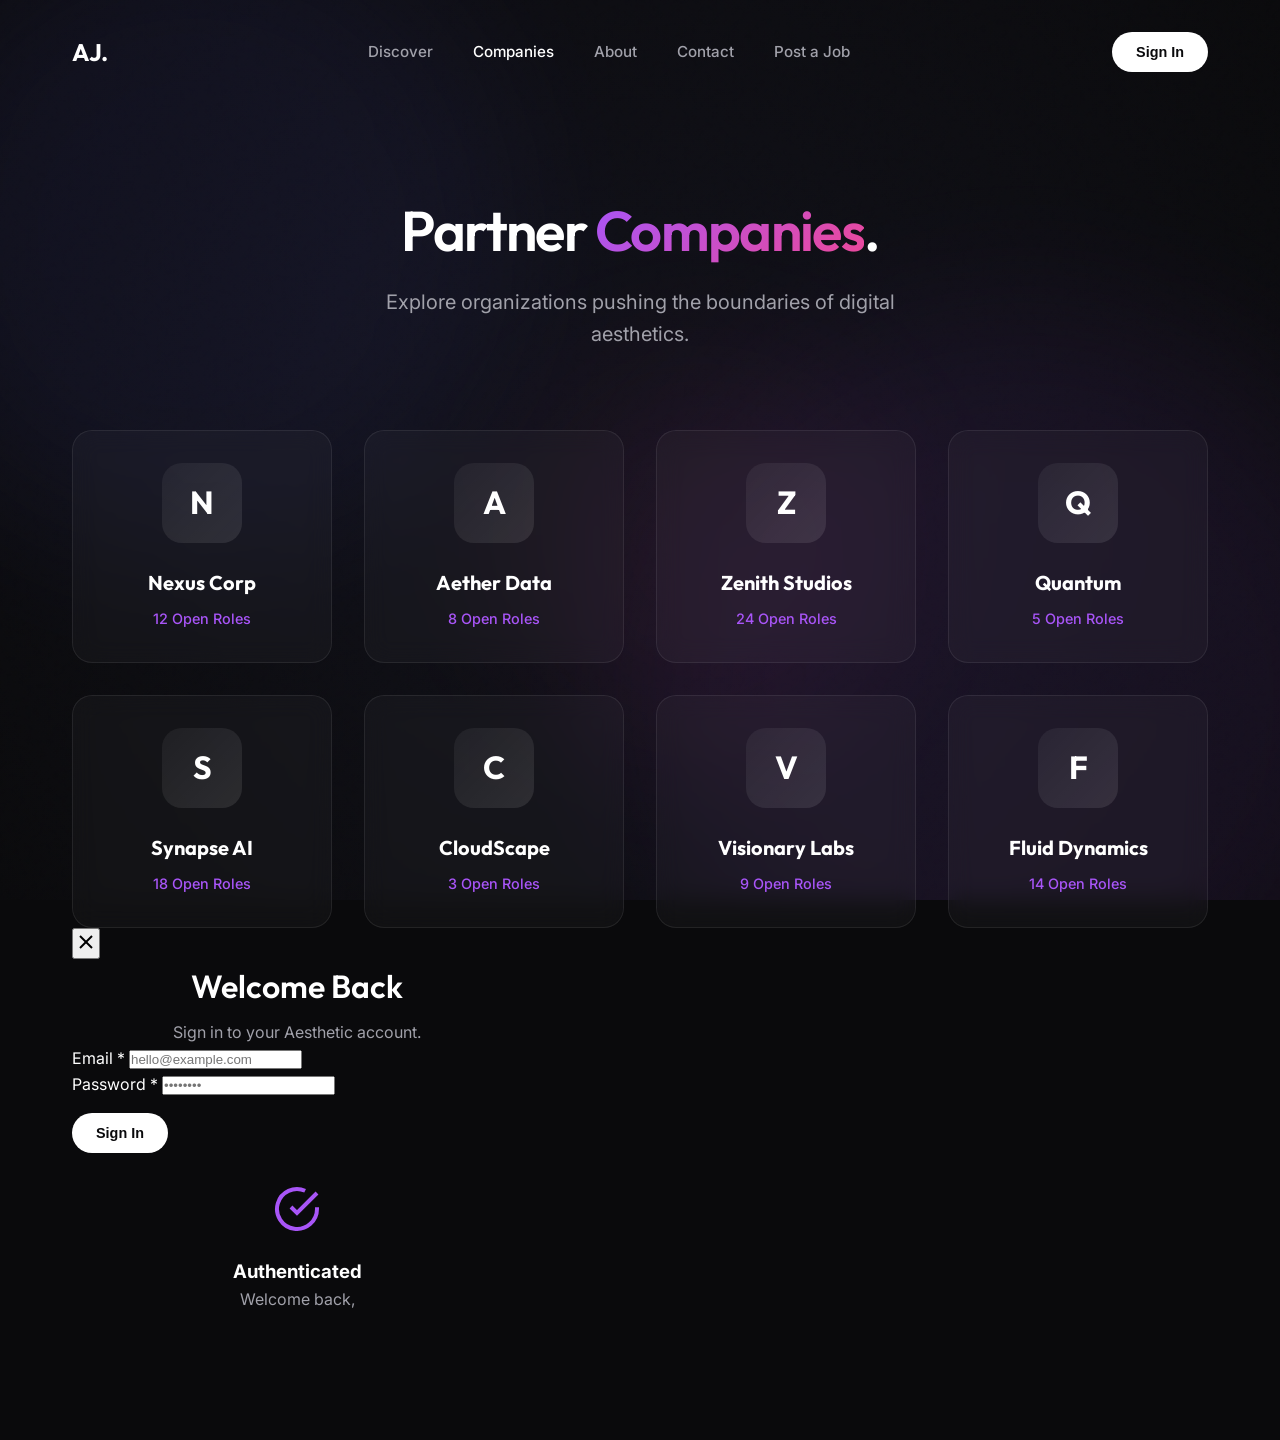
<file: templates/companies.html>
<!DOCTYPE html>
<html lang="en">
<head>
    <meta charset="UTF-8">
    <meta name="viewport" content="width=device-width, initial-scale=1.0">
    <title>Top Companies | Aesthetic Jobs</title>
    <link href="https://fonts.googleapis.com/css2?family=Inter:wght@300;400;500;600;700&family=Outfit:wght@400;500;600;700&display=swap" rel="stylesheet">
    <link rel="stylesheet" href="/static/css/styles.css">
    <style>
        .companies-grid {
            display: grid;
            grid-template-columns: repeat(auto-fill, minmax(250px, 1fr));
            gap: 2rem;
            margin-top: 3rem;
        }
        .company-card {
            background: var(--card-bg);
            border: 1px solid var(--card-border);
            border-radius: 20px;
            padding: 2rem;
            text-align: center;
            backdrop-filter: blur(12px);
            transition: all var(--transition-medium);
            cursor: pointer;
            position: relative;
            overflow: hidden;
        }
        .company-card:hover {
            transform: translateY(-8px);
            border-color: rgba(168, 85, 247, 0.4);
            box-shadow: 0 10px 30px -10px rgba(168, 85, 247, 0.2);
        }
        .company-logo-placeholder {
            width: 80px;
            height: 80px;
            background: linear-gradient(135deg, rgba(255,255,255,0.05), rgba(255,255,255,0.1));
            border-radius: 20px;
            margin: 0 auto 1.5rem auto;
            display: flex;
            justify-content: center;
            align-items: center;
            font-family: var(--font-heading);
            font-size: 2rem;
            font-weight: 700;
            color: var(--text-primary);
        }
        .company-name {
            font-family: var(--font-heading);
            font-size: 1.25rem;
            margin-bottom: 0.5rem;
        }
        .open-positions {
            color: #a855f7;
            font-size: 0.9rem;
            font-weight: 500;
        }
    </style>
</head>
<body>
    <div class="background-mesh">
        <div class="blob blob-1"></div>
        <div class="blob blob-2"></div>
        <div class="blob blob-3"></div>
        <div class="noise-overlay"></div>
    </div>

    <div class="app-container">
        <nav class="navbar animate-in">
            <div class="logo"><a href="/" style="color: inherit; text-decoration: none;">AJ.</a></div>
            <div class="nav-links">
                <a href="/">Discover</a>
                <a href="/companies" class="active">Companies</a>
                <a href="/about">About</a>
                <a href="/contact">Contact</a>
                <a href="/post-job" class="highlight-link">Post a Job</a>
            </div>
            <button class="btn-primary login-btn">Sign In</button>
        </nav>

        <main class="main-content">
            <header class="hero-section" style="padding-bottom: 2rem;">
                <h1 class="hero-title animate-in stagger-1" style="font-size: 3.5rem;">Partner <span class="highlight">Companies</span>.</h1>
                <p class="hero-subtitle animate-in stagger-2" style="margin-bottom: 0;">Explore organizations pushing the boundaries of digital aesthetics.</p>
            </header>

            <div class="companies-grid" id="companies-grid">
                <!-- Javascript will inject mock companies here -->
            </div>
            <!-- Login Modal -->
            <div class="modal-overlay" id="login-modal">
                <div class="modal-content" style="max-width: 450px;">
                    <button class="modal-close" id="login-modal-close">
                        <svg width="24" height="24" viewBox="0 0 24 24" fill="none" stroke="currentColor" stroke-width="2"><line x1="18" y1="6" x2="6" y2="18"></line><line x1="6" y1="6" x2="18" y2="18"></line></svg>
                    </button>
                    
                    <div id="login-view-form" class="modal-view active">
                        <div class="modal-header" style="text-align: center;">
                            <h2 class="job-title" style="font-size: 2rem; margin-bottom: 0.5rem;">Welcome Back</h2>
                            <p style="color: var(--text-secondary);">Sign in to your Aesthetic account.</p>
                        </div>
                        <div class="modal-body">
                            <form id="login-form" class="aesthetic-form">
                                <div class="form-group">
                                    <label>Email <span class="required">*</span></label>
                                    <input type="email" id="login-email" required placeholder="hello@example.com">
                                </div>
                                
                                <div class="form-group">
                                    <label>Password <span class="required">*</span></label>
                                    <input type="password" id="login-password" required placeholder="••••••••">
                                </div>
                                
                                <button type="submit" class="btn-primary w-full" id="btn-submit-login" style="margin-top: 1rem;">
                                    <span>Sign In</span>
                                    <div class="spinner-small" style="display: none;"></div>
                                </button>
                            </form>
                        </div>
                    </div>

                    <div id="login-view-success" class="modal-view">
                         <div class="modal-body" style="text-align: center; padding: 2rem 0;">
                            <div class="success-message" style="display: block; background: transparent; border: none;">
                                <svg width="48" height="48" viewBox="0 0 24 24" fill="none" stroke="#a855f7" stroke-width="2" style="margin: 0 auto 1rem;"><path d="M22 11.08V12a10 10 0 1 1-5.93-9.14"></path><polyline points="22 4 12 14.01 9 11.01"></polyline></svg>
                                <h3>Authenticated</h3>
                                <p style="color: var(--text-secondary)">Welcome back, <span id="auth-user-name" style="color: var(--text-primary); font-weight: 500;"></span></p>
                            </div>
                        </div>
                    </div>
                </div>
            </div>

        </main>
    </div>

    <!-- Link the main app.js to handle login logic globally -->
    <script src="/static/js/app.js"></script>
    <script>
        const blobs = document.querySelectorAll('.blob');
        let backgroundTicking = false;
        
        document.addEventListener('mousemove', (e) => {
            if (!backgroundTicking) {
                window.requestAnimationFrame(() => {
                    const mouseX = e.clientX / window.innerWidth - 0.5;
                    const mouseY = e.clientY / window.innerHeight - 0.5;
                    blobs.forEach((blob, index) => {
                        const speed = (index + 1) * 20;
                        blob.style.transform = `translate3d(${mouseX * speed}px, ${mouseY * speed}px, 0)`;
                    });
                    backgroundTicking = false;
                });
                backgroundTicking = true;
            }
        });

        // Mock Companies Data
        const companies = [
            { name: "Nexus Corp", positions: 12, initial: "N" },
            { name: "Aether Data", positions: 8, initial: "A" },
            { name: "Zenith Studios", positions: 24, initial: "Z" },
            { name: "Quantum", positions: 5, initial: "Q" },
            { name: "Synapse AI", positions: 18, initial: "S" },
            { name: "CloudScape", positions: 3, initial: "C" },
            { name: "Visionary Labs", positions: 9, initial: "V" },
            { name: "Fluid Dynamics", positions: 14, initial: "F" }
        ];

        const grid = document.getElementById('companies-grid');
        companies.forEach((company, index) => {
            const card = document.createElement('div');
            card.className = 'company-card animate-in';
            card.style.animationDelay = `${0.1 + (index * 0.1)}s`;
            
            card.innerHTML = `
                <div class="company-logo-placeholder">${company.initial}</div>
                <h3 class="company-name">${company.name}</h3>
                <div class="open-positions">${company.positions} Open Roles</div>
            `;
            
            // Hover glare tracking
            card.addEventListener('mousemove', e => {
                const rect = card.getBoundingClientRect();
                const x = e.clientX - rect.left;
                const y = e.clientY - rect.top;
                card.style.setProperty('--mouse-x', `${x}px`);
                card.style.setProperty('--mouse-y', `${y}px`);
            });
            
            // Add pseudo-element background purely in javascript via style element to keep HTML clean
            const style = document.createElement('style');
            style.innerHTML = `
                .company-card:nth-child(${index + 1})::before {
                    content: '';
                    position: absolute;
                    top: 0; left: 0; width: 100%; height: 100%;
                    background: radial-gradient(400px circle at var(--mouse-x, 0) var(--mouse-y, 0), rgba(168, 85, 247, 0.15), transparent 40%);
                    z-index: 0; opacity: 0; transition: opacity 0.3s; pointer-events: none;
                }
                .company-card:nth-child(${index + 1}):hover::before { opacity: 1; }
                .company-card:nth-child(${index + 1}) > * { position: relative; z-index: 1; }
            `;
            document.head.appendChild(style);

            grid.appendChild(card);
        });
    </script>
</body>
</html>
</file>
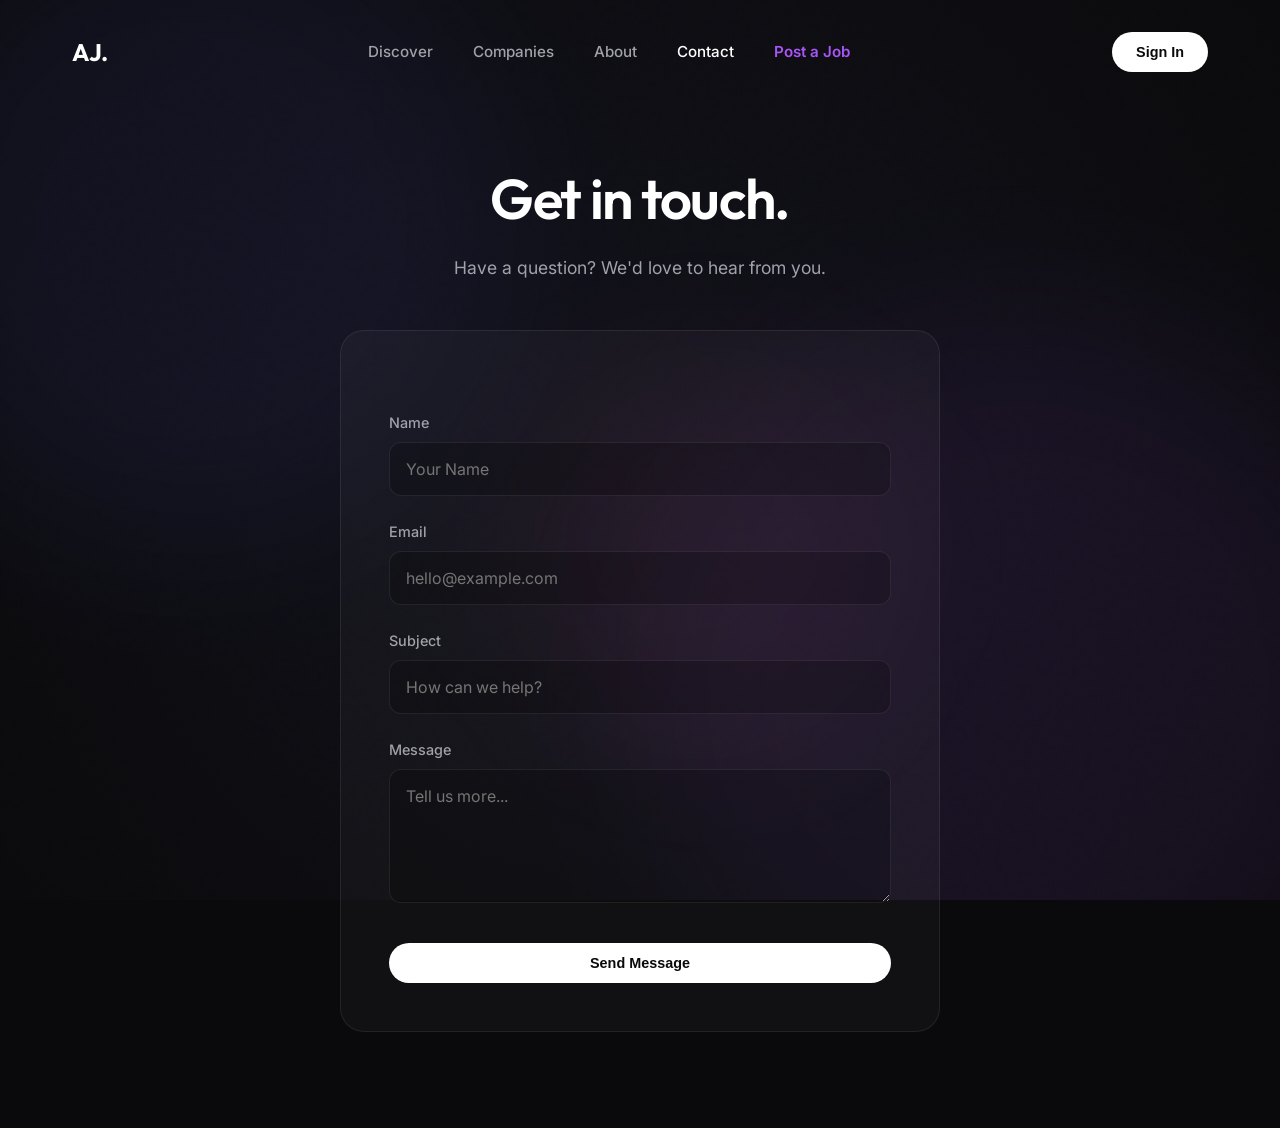
<file: templates/contact.html>
<!DOCTYPE html>
<html lang="en">
<head>
    <meta charset="UTF-8">
    <meta name="viewport" content="width=device-width, initial-scale=1.0">
    <title>Contact Us | Aesthetic Jobs</title>
    <link href="https://fonts.googleapis.com/css2?family=Inter:wght@300;400;500;600;700&family=Outfit:wght@400;500;600;700&display=swap" rel="stylesheet">
    <link rel="stylesheet" href="/static/css/styles.css">
    <link rel="stylesheet" href="/static/css/modal.css">
    <style>
        .contact-container {
            max-width: 600px;
            margin: 0 auto;
            padding-top: 4rem;
        }
        .contact-header {
            text-align: center;
            margin-bottom: 3rem;
        }
        .contact-card {
            background: var(--card-bg);
            border: 1px solid var(--card-border);
            border-radius: 24px;
            padding: 3rem;
            backdrop-filter: blur(12px);
        }
    </style>
</head>
<body>
    <div class="background-mesh">
        <div class="blob blob-1"></div>
        <div class="blob blob-2"></div>
        <div class="blob blob-3"></div>
        <div class="noise-overlay"></div>
    </div>

    <div class="app-container">
        <nav class="navbar animate-in">
            <div class="logo"><a href="/" style="color: inherit; text-decoration: none;">AJ.</a></div>
            <div class="nav-links">
                <a href="/">Discover</a>
                <a href="/companies">Companies</a>
                <a href="/about">About</a>
                <a href="/contact" class="active">Contact</a>
                <a href="/post-job" class="highlight-link">Post a Job</a>
            </div>
            <button class="btn-primary login-btn">Sign In</button>
        </nav>

        <main class="main-content">
            <div class="contact-container animate-in stagger-1">
                <div class="contact-header">
                    <h1 class="hero-title" style="font-size: 3.5rem;">Get in touch.</h1>
                    <p style="color: var(--text-secondary); font-size: 1.1rem;">Have a question? We'd love to hear from you.</p>
                </div>
                
                <div class="contact-card">
                    <form class="aesthetic-form" onsubmit="event.preventDefault(); alert('Message sent! We will get back to you shortly.'); this.reset();">
                        <div class="form-group">
                            <label>Name</label>
                            <input type="text" required placeholder="Your Name">
                        </div>
                        <div class="form-group">
                            <label>Email</label>
                            <input type="email" required placeholder="hello@example.com">
                        </div>
                        <div class="form-group">
                            <label>Subject</label>
                            <input type="text" required placeholder="How can we help?">
                        </div>
                        <div class="form-group">
                            <label>Message</label>
                            <textarea rows="5" required placeholder="Tell us more..."></textarea>
                        </div>
                        <button type="submit" class="btn-primary w-full" style="margin-top: 1rem;">Send Message</button>
                    </form>
                </div>
            </div>
            <!-- Login Modal -->
            <div class="modal-overlay" id="login-modal">
                <div class="modal-content" style="max-width: 450px;">
                    <button class="modal-close" id="login-modal-close">
                        <svg width="24" height="24" viewBox="0 0 24 24" fill="none" stroke="currentColor" stroke-width="2"><line x1="18" y1="6" x2="6" y2="18"></line><line x1="6" y1="6" x2="18" y2="18"></line></svg>
                    </button>
                    
                    <div id="login-view-form" class="modal-view active">
                        <div class="modal-header" style="text-align: center;">
                            <h2 class="job-title" style="font-size: 2rem; margin-bottom: 0.5rem;">Welcome Back</h2>
                            <p style="color: var(--text-secondary);">Sign in to your Aesthetic account.</p>
                        </div>
                        <div class="modal-body">
                            <form id="login-form" class="aesthetic-form">
                                <div class="form-group">
                                    <label>Email <span class="required">*</span></label>
                                    <input type="email" id="login-email" required placeholder="hello@example.com">
                                </div>
                                
                                <div class="form-group">
                                    <label>Password <span class="required">*</span></label>
                                    <input type="password" id="login-password" required placeholder="••••••••">
                                </div>
                                
                                <button type="submit" class="btn-primary w-full" id="btn-submit-login" style="margin-top: 1rem;">
                                    <span>Sign In</span>
                                    <div class="spinner-small" style="display: none;"></div>
                                </button>
                            </form>
                        </div>
                    </div>

                    <div id="login-view-success" class="modal-view">
                         <div class="modal-body" style="text-align: center; padding: 2rem 0;">
                            <div class="success-message" style="display: block; background: transparent; border: none;">
                                <svg width="48" height="48" viewBox="0 0 24 24" fill="none" stroke="#a855f7" stroke-width="2" style="margin: 0 auto 1rem;"><path d="M22 11.08V12a10 10 0 1 1-5.93-9.14"></path><polyline points="22 4 12 14.01 9 11.01"></polyline></svg>
                                <h3>Authenticated</h3>
                                <p style="color: var(--text-secondary)">Welcome back, <span id="auth-user-name" style="color: var(--text-primary); font-weight: 500;"></span></p>
                            </div>
                        </div>
                    </div>
                </div>
            </div>

        </main>
    </div>

    <!-- Link the main app.js to handle login logic globally -->
    <script src="/static/js/app.js"></script>
    <script>
        const blobs = document.querySelectorAll('.blob');
        let ticking = false;
        
        document.addEventListener('mousemove', (e) => {
            if (!ticking) {
                window.requestAnimationFrame(() => {
                    const mouseX = e.clientX / window.innerWidth - 0.5;
                    const mouseY = e.clientY / window.innerHeight - 0.5;
                    blobs.forEach((blob, index) => {
                        const speed = (index + 1) * 20;
                        blob.style.transform = `translate3d(${mouseX * speed}px, ${mouseY * speed}px, 0)`;
                    });
                    ticking = false;
                });
                ticking = true;
            }
        });
    </script>
</body>
</html>
</file>
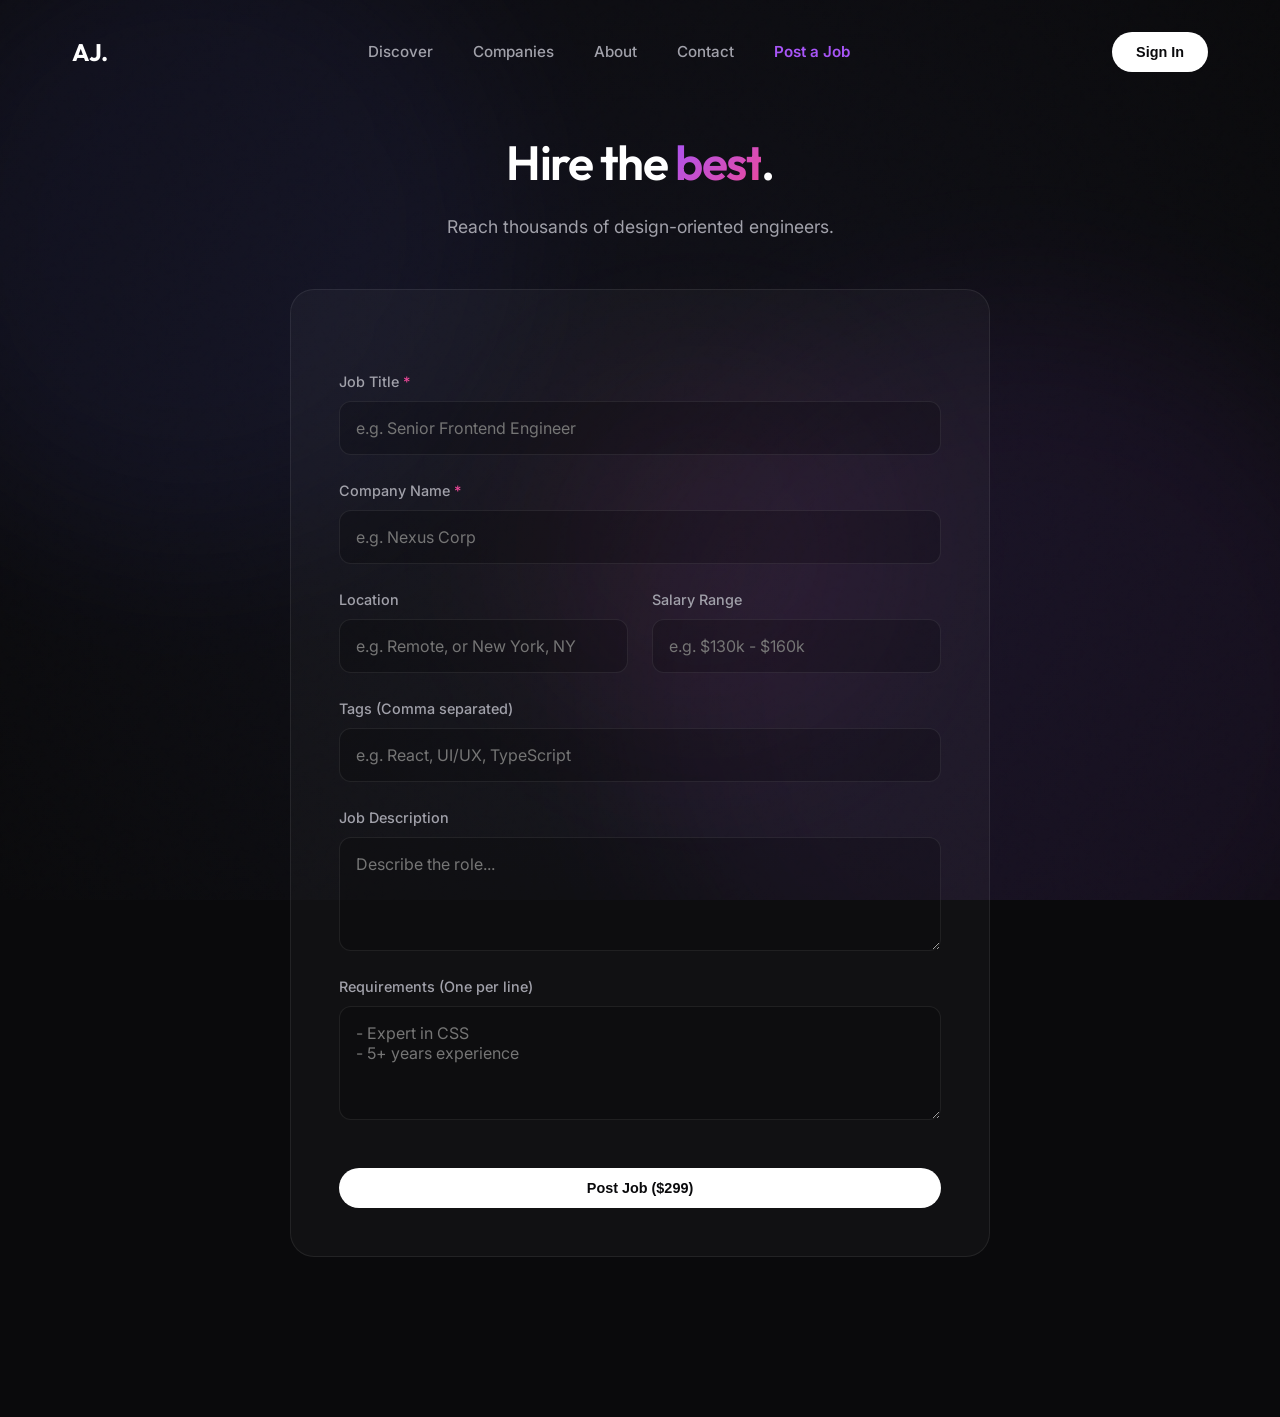
<file: templates/post_job.html>
<!DOCTYPE html>
<html lang="en">
<head>
    <meta charset="UTF-8">
    <meta name="viewport" content="width=device-width, initial-scale=1.0">
    <title>Post a Job | Aesthetic Jobs</title>
    <link href="https://fonts.googleapis.com/css2?family=Inter:wght@300;400;500;600;700&family=Outfit:wght@400;500;600;700&display=swap" rel="stylesheet">
    <link rel="stylesheet" href="/static/css/styles.css">
    <link rel="stylesheet" href="/static/css/modal.css">
    <style>
        .post-container {
            max-width: 700px;
            margin: 0 auto;
            padding-top: 2rem;
        }
        .contact-card {
            background: var(--card-bg);
            border: 1px solid var(--card-border);
            border-radius: 24px;
            padding: 3rem;
            backdrop-filter: blur(12px);
            margin-bottom: 4rem;
        }
    </style>
</head>
<body>
    <div class="background-mesh">
        <div class="blob blob-1"></div>
        <div class="blob blob-2"></div>
        <div class="blob blob-3"></div>
        <div class="noise-overlay"></div>
    </div>

    <div class="app-container">
        <nav class="navbar animate-in">
            <div class="logo"><a href="/" style="color: inherit; text-decoration: none;">AJ.</a></div>
            <div class="nav-links">
                <a href="/">Discover</a>
                <a href="/companies">Companies</a>
                <a href="/about">About</a>
                <a href="/contact">Contact</a>
                <a href="/post-job" class="highlight-link active">Post a Job</a>
            </div>
            <button class="btn-primary login-btn">Sign In</button>
        </nav>

        <main class="main-content">
            <div class="post-container animate-in stagger-1">
                <div style="text-align: center; margin-bottom: 3rem;">
                    <h1 class="hero-title" style="font-size: 3rem;">Hire the <span class="highlight">best</span>.</h1>
                    <p style="color: var(--text-secondary); font-size: 1.1rem;">Reach thousands of design-oriented engineers.</p>
                </div>
                
                <div class="contact-card">
                    <form id="post-job-form" class="aesthetic-form">
                        <div class="form-group">
                            <label>Job Title <span class="required">*</span></label>
                            <input type="text" name="title" required placeholder="e.g. Senior Frontend Engineer">
                        </div>
                        <div class="form-group">
                            <label>Company Name <span class="required">*</span></label>
                            <input type="text" name="company" required placeholder="e.g. Nexus Corp">
                        </div>
                        <div style="display: grid; grid-template-columns: 1fr 1fr; gap: 1.5rem;">
                            <div class="form-group">
                                <label>Location</label>
                                <input type="text" name="location" placeholder="e.g. Remote, or New York, NY">
                            </div>
                            <div class="form-group">
                                <label>Salary Range</label>
                                <input type="text" name="salary" placeholder="e.g. $130k - $160k">
                            </div>
                        </div>
                        <div class="form-group">
                            <label>Tags (Comma separated)</label>
                            <input type="text" name="tags" placeholder="e.g. React, UI/UX, TypeScript">
                        </div>
                        <div class="form-group">
                            <label>Job Description</label>
                            <textarea name="description" rows="4" placeholder="Describe the role..."></textarea>
                        </div>
                        <div class="form-group">
                            <label>Requirements (One per line)</label>
                            <textarea name="requirements" rows="4" placeholder="- Expert in CSS&#10;- 5+ years experience"></textarea>
                        </div>
                        <button type="submit" class="btn-primary w-full" id="btn-submit-job" style="margin-top: 1.5rem;">
                            <span>Post Job ($299)</span>
                            <div class="spinner-small" style="display: none;"></div>
                        </button>
                    </form>
                    
                    <div id="post-success-msg" class="success-message" style="display: none;">
                        <svg width="48" height="48" viewBox="0 0 24 24" fill="none" stroke="#a855f7" stroke-width="2"><path d="M22 11.08V12a10 10 0 1 1-5.93-9.14"></path><polyline points="22 4 12 14.01 9 11.01"></polyline></svg>
                        <h3>Job Posted!</h3>
                        <p>Your job listing is now live on the platform.</p>
                        <a href="/" class="btn-secondary" style="display: inline-block; margin-top: 2rem; text-decoration: none;">View Listings</a>
                    </div>
                </div>
            </div>
            <!-- Login Modal -->
            <div class="modal-overlay" id="login-modal">
                <div class="modal-content" style="max-width: 450px;">
                    <button class="modal-close" id="login-modal-close">
                        <svg width="24" height="24" viewBox="0 0 24 24" fill="none" stroke="currentColor" stroke-width="2"><line x1="18" y1="6" x2="6" y2="18"></line><line x1="6" y1="6" x2="18" y2="18"></line></svg>
                    </button>
                    
                    <div id="login-view-form" class="modal-view active">
                        <div class="modal-header" style="text-align: center;">
                            <h2 class="job-title" style="font-size: 2rem; margin-bottom: 0.5rem;">Welcome Back</h2>
                            <p style="color: var(--text-secondary);">Sign in to your Aesthetic account.</p>
                        </div>
                        <div class="modal-body">
                            <form id="login-form" class="aesthetic-form">
                                <div class="form-group">
                                    <label>Email <span class="required">*</span></label>
                                    <input type="email" id="login-email" required placeholder="hello@example.com">
                                </div>
                                
                                <div class="form-group">
                                    <label>Password <span class="required">*</span></label>
                                    <input type="password" id="login-password" required placeholder="••••••••">
                                </div>
                                
                                <button type="submit" class="btn-primary w-full" id="btn-submit-login" style="margin-top: 1rem;">
                                    <span>Sign In</span>
                                    <div class="spinner-small" style="display: none;"></div>
                                </button>
                            </form>
                        </div>
                    </div>

                    <div id="login-view-success" class="modal-view">
                         <div class="modal-body" style="text-align: center; padding: 2rem 0;">
                            <div class="success-message" style="display: block; background: transparent; border: none;">
                                <svg width="48" height="48" viewBox="0 0 24 24" fill="none" stroke="#a855f7" stroke-width="2" style="margin: 0 auto 1rem;"><path d="M22 11.08V12a10 10 0 1 1-5.93-9.14"></path><polyline points="22 4 12 14.01 9 11.01"></polyline></svg>
                                <h3>Authenticated</h3>
                                <p style="color: var(--text-secondary)">Welcome back, <span id="auth-user-name" style="color: var(--text-primary); font-weight: 500;"></span></p>
                            </div>
                        </div>
                    </div>
                </div>
            </div>

        </main>
    </div>

    <!-- Link the main app.js to handle login logic globally -->
    <script src="/static/js/app.js"></script>
    <script>
        const blobs = document.querySelectorAll('.blob');
        let ticking = false;
        
        document.addEventListener('mousemove', (e) => {
            if (!ticking) {
                window.requestAnimationFrame(() => {
                    const mouseX = e.clientX / window.innerWidth - 0.5;
                    const mouseY = e.clientY / window.innerHeight - 0.5;
                    blobs.forEach((blob, index) => {
                        const speed = (index + 1) * 20;
                        blob.style.transform = `translate3d(${mouseX * speed}px, ${mouseY * speed}px, 0)`;
                    });
                    ticking = false;
                });
                ticking = true;
            }
        });

        document.getElementById('post-job-form').addEventListener('submit', async (e) => {
            e.preventDefault();
            const form = e.target;
            const btn = document.getElementById('btn-submit-job');
            
            btn.disabled = true;
            btn.querySelector('span').style.display = 'none';
            btn.querySelector('.spinner-small').style.display = 'inline-block';

            const formData = new FormData(form);

            try {
                await new Promise(r => setTimeout(r, 1200)); // aesthetic delay
                const response = await fetch('/api/post-job', {
                    method: 'POST',
                    body: formData
                });
                
                const data = await response.json();
                if (data.status === 'success') {
                    form.style.display = 'none';
                    document.getElementById('post-success-msg').style.display = 'block';
                } else {
                    alert('Error: ' + data.message);
                    btn.disabled = false;
                    btn.querySelector('span').style.display = 'inline-block';
                    btn.querySelector('.spinner-small').style.display = 'none';
                }
            } catch (err) {
                alert('Connection error');
                btn.disabled = false;
                btn.querySelector('span').style.display = 'inline-block';
                btn.querySelector('.spinner-small').style.display = 'none';
            }
        });
    </script>
</body>
</html>
</file>
<file: static/css/styles.css>
/* =========================================
   Aesthetic Job Board | Minimal CSS
   ========================================= */

:root {
  /* Color Palette - Deep Dark Mode */
  --bg-dark: #0a0a0c;
  --text-primary: #ffffff;
  --text-secondary: #a1a1aa;
  --accent-glow: rgba(120, 119, 198, 0.3);
  --card-bg: rgba(255, 255, 255, 0.03);
  --card-border: rgba(255, 255, 255, 0.08);
  --btn-primary: #ffffff;
  --btn-primary-text: #0a0a0c;

  /* Typography */
  --font-sans: "Inter", -apple-system, sans-serif;
  --font-heading: "Outfit", -apple-system, sans-serif;

  /* A-Curve Animation Parameters 
       Custom cubic-bezier for a strong ease-in-out snap effect */
  --a-curve: cubic-bezier(0.85, 0, 0.15, 1);
  --transition-fast: 0.3s var(--a-curve);
  --transition-medium: 0.6s var(--a-curve);
  --transition-slow: 1.2s var(--a-curve);
}

* {
  margin: 0;
  padding: 0;
  box-sizing: border-box;
}

body {
  background-color: var(--bg-dark);
  color: var(--text-primary);
  font-family: var(--font-sans);
  line-height: 1.6;
  overflow-x: hidden;
  -webkit-font-smoothing: antialiased;
  }

/* custom cursor styles */

  /* Custom cursor */
  .custom-cursor {
    position: fixed;
    left: 0;
    top: 0;
    width: 8px;
    height: 8px;
    margin-left: -4px;
    margin-top: -4px;
    border-radius: 50%;
    background: rgba(168,85,247,0.6);
    box-shadow: 0 0 6px rgba(168,85,247,0.4);
    transform: translate3d(0,0,0) scale(1);
    transition: transform 120ms ease-out, background 120ms;
    pointer-events: none;
    z-index: 10000;
  }

  .custom-cursor--active {
    transform: translate3d(0,0,0) scale(1.3);
    background: rgba(168,85,247,0.85);
    box-shadow: 0 0 12px rgba(168,85,247,0.6);
  }

  /* Small trailing particles */
  .cursor-trail {
    position: fixed;
    left: 0;
    top: 0;
    pointer-events: none;
    z-index: 9999;
}

/* =========================================
   Animated Background Elements
   ========================================= */
.background-mesh {
  position: fixed;
  top: 0;
  left: 0;
  width: 100vw;
  height: 100vh;
  z-index: -1;
  overflow: hidden;
  background: radial-gradient(circle at 50% 50%, #11111a 0%, #0a0a0c 100%);
}

.blob {
  position: absolute;
  filter: blur(80px);
  opacity: 0.5;
  border-radius: 50%;
  animation: float 20s infinite ease-in-out alternate;
}

.blob-1 {
  top: -10%;
  left: -10%;
  width: 50vw;
  height: 50vw;
  background: rgba(99, 102, 241, 0.15); /* Indigo glow */
  animation-delay: 0s;
}

.blob-2 {
  bottom: -20%;
  right: -10%;
  width: 60vw;
  height: 60vw;
  background: rgba(168, 85, 247, 0.15); /* Purple glow */
  animation-delay: -5s;
}

.blob-3 {
  top: 40%;
  left: 40%;
  width: 30vw;
  height: 30vw;
  background: rgba(236, 72, 153, 0.1); /* Pink glow */
  animation-delay: -10s;
}

.noise-overlay {
  position: absolute;
  top: 0;
  left: 0;
  width: 100%;
  height: 100%;
  background-image: url("data:image/svg+xml,%3Csvg viewBox='0 0 200 200' xmlns='http://www.w3.org/2000/svg'%3E%3Cfilter id='noiseFilter'%3E%3CfeTurbulence type='fractalNoise' baseFrequency='0.65' numOctaves='3' stitchTiles='stitch'/%3E%3C/filter%3E%3Crect width='100%25' height='100%25' filter='url(%23noiseFilter)'/%3E%3C/svg%3E");
  opacity: 0.03;
  mix-blend-mode: overlay;
  pointer-events: none;
}

@keyframes float {
  0% {
    transform: translate(0, 0) scale(1);
  }
  33% {
    transform: translate(5%, 10%) scale(1.1);
  }
  66% {
    transform: translate(-5%, -5%) scale(0.9);
  }
  100% {
    transform: translate(0, 0) scale(1);
  }
}

/* =========================================
   Layout & Components
   ========================================= */
.app-container {
  max-width: 1200px;
  margin: 0 auto;
  padding: 0 2rem;
  min-height: 100vh;
  display: flex;
  flex-direction: column;
}

/* Navigation */
.navbar {
  display: flex;
  justify-content: space-between;
  align-items: center;
  padding: 2rem 0;
}

.logo {
  font-family: var(--font-heading);
  font-size: 1.5rem;
  font-weight: 700;
  letter-spacing: -0.05em;
}

.nav-links {
  display: flex;
  gap: 2.5rem;
}

.nav-links a {
  color: var(--text-secondary);
  text-decoration: none;
  font-size: 0.95rem;
  font-weight: 500;
  transition: color var(--transition-fast);
  position: relative;
}

.nav-links a:hover,
.nav-links a.active {
  color: var(--text-primary);
}

/* Primary Button */
.btn-primary {
  background: var(--btn-primary);
  color: var(--btn-primary-text);
  border: none;
  padding: 0.75rem 1.5rem;
  border-radius: 100px;
  font-weight: 600;
  font-size: 0.9rem;
  cursor: pointer;
  transition:
    transform var(--transition-fast),
    box-shadow var(--transition-fast);
}

.btn-primary:hover {
  transform: translateY(-2px);
  box-shadow: 0 10px 25px -5px rgba(255, 255, 255, 0.2);
}

/* Hero Section */
.hero-section {
  padding: 6rem 0 4rem 0;
  text-align: center;
  display: flex;
  flex-direction: column;
  align-items: center;
}

.hero-title {
  font-family: var(--font-heading);
  font-size: clamp(3rem, 8vw, 5rem);
  font-weight: 600;
  line-height: 1.1;
  letter-spacing: -0.03em;
  margin-bottom: 1.5rem;
}

.highlight {
  background: linear-gradient(135deg, #a855f7 0%, #ec4899 100%);
  -webkit-background-clip: text;
  -webkit-text-fill-color: transparent;
  background-clip: text;
}

.hero-subtitle {
  color: var(--text-secondary);
  font-size: 1.25rem;
  max-width: 600px;
  margin-bottom: 3rem;
}

/* Search Bar */
.search-container {
  display: flex;
  width: 100%;
  max-width: 600px;
  background: rgba(40, 40, 44, 0.4);
  border: 1px solid var(--card-border);
  border-radius: 100px;
  padding: 0.5rem;
  backdrop-filter: blur(4px);
  -webkit-backdrop-filter: blur(4px);
  box-shadow: 0 4px 24px -8px rgba(0, 0, 0, 0.5);
  transition:
    border-color var(--transition-fast),
    box-shadow var(--transition-fast);
}

.search-container:focus-within {
  border-color: rgba(168, 85, 247, 0.5);
  box-shadow:
    0 0 0 1px rgba(168, 85, 247, 0.5),
    0 10px 40px -10px rgba(168, 85, 247, 0.2);
}

.search-input {
  flex: 1;
  background: transparent;
  border: none;
  color: var(--text-primary);
  padding: 0 1.5rem;
  font-size: 1rem;
  font-family: var(--font-sans);
  outline: none;
}

.search-input::placeholder {
  color: var(--text-secondary);
}

/* Main Content area */
.main-content {
  flex: 1;
  padding-bottom: 6rem;
}

.filters {
  display: flex;
  gap: 0.75rem;
  justify-content: center;
  margin-bottom: 3rem;
  flex-wrap: wrap;
}

.filter-chip {
  background: transparent;
  border: 1px solid var(--card-border);
  color: var(--text-secondary);
  padding: 0.5rem 1.25rem;
  border-radius: 100px;
  font-size: 0.9rem;
  cursor: pointer;
  transition: all var(--transition-fast);
}

.filter-chip:hover {
  background: var(--card-bg);
  color: var(--text-primary);
}

.filter-chip.active {
  background: var(--text-primary);
  color: var(--bg-dark);
  border-color: var(--text-primary);
}

/* Job Cards Grid */
.jobs-grid {
  display: grid;
  grid-template-columns: repeat(auto-fill, minmax(350px, 1fr));
  gap: 1.5rem;
}

.job-card {
  background: rgba(20, 20, 24, 0.6);
  border: 1px solid var(--card-border);
  border-radius: 20px;
  padding: 2rem;
  backdrop-filter: blur(4px);
  -webkit-backdrop-filter: blur(4px);
  transition:
    transform var(--transition-fast),
    border-color var(--transition-fast),
    background var(--transition-fast);
  cursor: pointer;
  position: relative;
  overflow: hidden;

  /* Reveal Animation starting state */
  opacity: 0;
  transform: translateY(30px) scale(0.95);
}

.job-card::before {
  content: "";
  position: absolute;
  top: 0;
  left: 0;
  width: 100%;
  height: 100%;
  background: radial-gradient(
    800px circle at var(--mouse-x, 0) var(--mouse-y, 0),
    rgba(255, 255, 255, 0.06),
    transparent 40%
  );
  z-index: 0;
  opacity: 0;
  transition: opacity var(--transition-fast);
  pointer-events: none;
}

.job-card:hover {
  transform: translateY(-5px);
  border-color: rgba(255, 255, 255, 0.15);
  background: rgba(255, 255, 255, 0.05);
}

.job-card:hover::before {
  opacity: 1;
}

.job-card-content {
  position: relative;
  z-index: 1;
}

.job-header {
  display: flex;
  justify-content: space-between;
  align-items: flex-start;
  margin-bottom: 1rem;
}

.job-title {
  font-family: var(--font-heading);
  font-size: 1.25rem;
  font-weight: 600;
  color: var(--text-primary);
  margin-bottom: 0.25rem;
}

.job-company {
  color: var(--text-secondary);
  font-size: 0.95rem;
}

.job-salary {
  font-weight: 500;
  color: #a855f7;
  background: rgba(168, 85, 247, 0.1);
  padding: 0.25rem 0.75rem;
  border-radius: 100px;
  font-size: 0.85rem;
}

.job-meta {
  display: flex;
  gap: 1.5rem;
  margin-bottom: 1.5rem;
  color: var(--text-secondary);
  font-size: 0.9rem;
}

.job-tags {
  display: flex;
  flex-wrap: wrap;
  gap: 0.5rem;
}

.tag {
  background: rgba(255, 255, 255, 0.05);
  border: 1px solid rgba(255, 255, 255, 0.1);
  padding: 0.25rem 0.75rem;
  border-radius: 100px;
  font-size: 0.8rem;
  color: var(--text-secondary);
}

/* =========================================
   Entry Animations (A-Curve)
   ========================================= */
.animate-in {
  opacity: 0;
  transform: translateY(40px);
  animation: slideUp var(--transition-medium) forwards;
}

.stagger-1 {
  animation-delay: 0.1s;
}
.stagger-2 {
  animation-delay: 0.2s;
}
.stagger-3 {
  animation-delay: 0.3s;
}
.stagger-4 {
  animation-delay: 0.4s;
}

/* Job Card JS Injection Animation Class */
.job-card.visible {
  opacity: 1;
  transform: translateY(0) scale(1);
  transition:
    opacity var(--transition-medium),
    transform var(--transition-medium),
    border-color var(--transition-fast),
    background var(--transition-fast);
}

@keyframes slideUp {
  0% {
    opacity: 0;
    transform: translateY(40px);
  }
  100% {
    opacity: 1;
    transform: translateY(0);
  }
}

/* Loading Spinner */
.loading-state {
  grid-column: 1 / -1;
  display: flex;
  flex-direction: column;
  align-items: center;
  justify-content: center;
  padding: 4rem 0;
  color: var(--text-secondary);
}

.spinner {
  width: 40px;
  height: 40px;
  border: 3px solid rgba(255, 255, 255, 0.1);
  border-radius: 50%;
  border-top-color: #a855f7;
  animation: spin 1s var(--a-curve) infinite;
  margin-bottom: 1rem;
}

@keyframes spin {
  0% {
    transform: rotate(0deg);
  }
  100% {
    transform: rotate(360deg);
  }
}

/* Responsive */
@media (max-width: 768px) {
  .hero-title {
    font-size: 3rem;
  }

  .nav-links {
    display: none;
  }

  .jobs-grid {
    grid-template-columns: 1fr;
  }
}
</file>
<file: static/css/modal.css>
/* =========================================
   Modal & Forms
   ========================================= */

.modal-overlay {
    position: fixed;
    top: 0;
    left: 0;
    width: 100vw;
    height: 100vh;
    background: rgba(10, 10, 12, 0.8);
    backdrop-filter: blur(16px);
    -webkit-backdrop-filter: blur(16px);
    z-index: 1000;
    display: flex;
    justify-content: center;
    align-items: center;
    padding: 2rem;
    opacity: 0;
    pointer-events: none;
    transition: opacity var(--transition-fast);
}

.modal-overlay.active {
    opacity: 1;
    pointer-events: all;
}

.modal-content {
    background: var(--bg-dark);
    border: 1px solid var(--card-border);
    border-radius: 24px;
    width: 100%;
    max-width: 650px;
    max-height: 90vh;
    overflow-y: auto;
    position: relative;
    transform: translateY(40px) scale(0.95);
    transition: transform var(--transition-medium);
    box-shadow: 0 25px 50px -12px rgba(0, 0, 0, 0.5);
    /* Inset glow */
    box-shadow: inset 0 1px 0 0 rgba(255, 255, 255, 0.1);
}

.modal-overlay.active .modal-content {
    transform: translateY(0) scale(1);
}

.modal-close {
    position: absolute;
    top: 1.5rem;
    right: 1.5rem;
    background: rgba(255, 255, 255, 0.05);
    border: 1px solid var(--card-border);
    color: var(--text-secondary);
    width: 40px;
    height: 40px;
    border-radius: 50%;
    display: flex;
    justify-content: center;
    align-items: center;
    cursor: pointer;
    z-index: 10;
    transition: all var(--transition-fast);
}

.modal-close:hover {
    background: var(--text-primary);
    color: var(--bg-dark);
    transform: rotate(90deg);
}

.modal-view {
    display: none;
    padding: 3rem;
    animation: fadeIn var(--transition-medium);
}

.modal-view.active {
    display: block;
}

@keyframes fadeIn {
    from { opacity: 0; transform: translateY(10px); }
    to { opacity: 1; transform: translateY(0); }
}

.requirements-list {
    list-style-position: inside;
    color: var(--text-secondary);
    margin-bottom: 2rem;
}

.requirements-list li {
    margin-bottom: 0.5rem;
}

.btn-full {
    width: 100%;
    padding: 1rem;
    font-size: 1.1rem;
}

.btn-secondary {
    background: transparent;
    border: 1px solid var(--card-border);
    color: var(--text-primary);
    padding: 0.75rem 1.5rem;
    border-radius: 100px;
    font-weight: 600;
    cursor: pointer;
    transition: all var(--transition-fast);
}

.btn-secondary:hover {
    background: rgba(255, 255, 255, 0.05);
    border-color: rgba(255, 255, 255, 0.2);
}

.w-full {
    width: 100%;
}

.btn-back {
    background: none;
    border: none;
    color: var(--text-secondary);
    display: flex;
    align-items: center;
    gap: 0.5rem;
    font-size: 0.9rem;
    cursor: pointer;
    padding: 0;
    transition: color var(--transition-fast);
}

.btn-back:hover {
    color: var(--text-primary);
}

/* Form Styling */
.aesthetic-form {
    display: flex;
    flex-direction: column;
    gap: 1.5rem;
    margin-top: 2rem;
}

.form-group {
    display: flex;
    flex-direction: column;
    gap: 0.5rem;
}

.form-group label {
    font-size: 0.9rem;
    font-weight: 500;
    color: var(--text-secondary);
}

.required {
    color: #ec4899;
}

.aesthetic-form input,
.aesthetic-form textarea {
    background: rgba(0, 0, 0, 0.2);
    border: 1px solid var(--card-border);
    color: var(--text-primary);
    padding: 1rem;
    border-radius: 12px;
    font-family: var(--font-sans);
    font-size: 1rem;
    transition: all var(--transition-fast);
    outline: none;
}

.aesthetic-form input:focus,
.aesthetic-form textarea:focus {
    border-color: #a855f7;
    box-shadow: 0 0 0 1px rgba(168, 85, 247, 0.5), 0 0 20px -5px rgba(168, 85, 247, 0.2);
    background: rgba(0, 0, 0, 0.4);
}

/* Success Message */
.success-message {
    text-align: center;
    padding: 3rem 0;
    animation: fadeIn var(--transition-slow);
}

.success-message svg {
    margin-bottom: 1.5rem;
}

.success-message h3 {
    font-family: var(--font-heading);
    font-size: 1.75rem;
    margin-bottom: 0.5rem;
}

.success-message p {
    color: var(--text-secondary);
}

.spinner-small {
    width: 20px;
    height: 20px;
    border: 2px solid rgba(0, 0, 0, 0.1);
    border-radius: 50%;
    border-top-color: #000;
    animation: spin 1s var(--a-curve) infinite;
    display: inline-block;
    vertical-align: middle;
}

/* Webkit Scrollbar Styling for modal */
.modal-content::-webkit-scrollbar {
    width: 8px;
}
.modal-content::-webkit-scrollbar-track {
    background: transparent;
}
.modal-content::-webkit-scrollbar-thumb {
    background: var(--card-border);
    border-radius: 10px;
}
.modal-content::-webkit-scrollbar-thumb:hover {
    background: rgba(255, 255, 255, 0.2);
}

.highlight-link {
    color: #a855f7 !important;
    font-weight: 600 !important;
}
</file>
